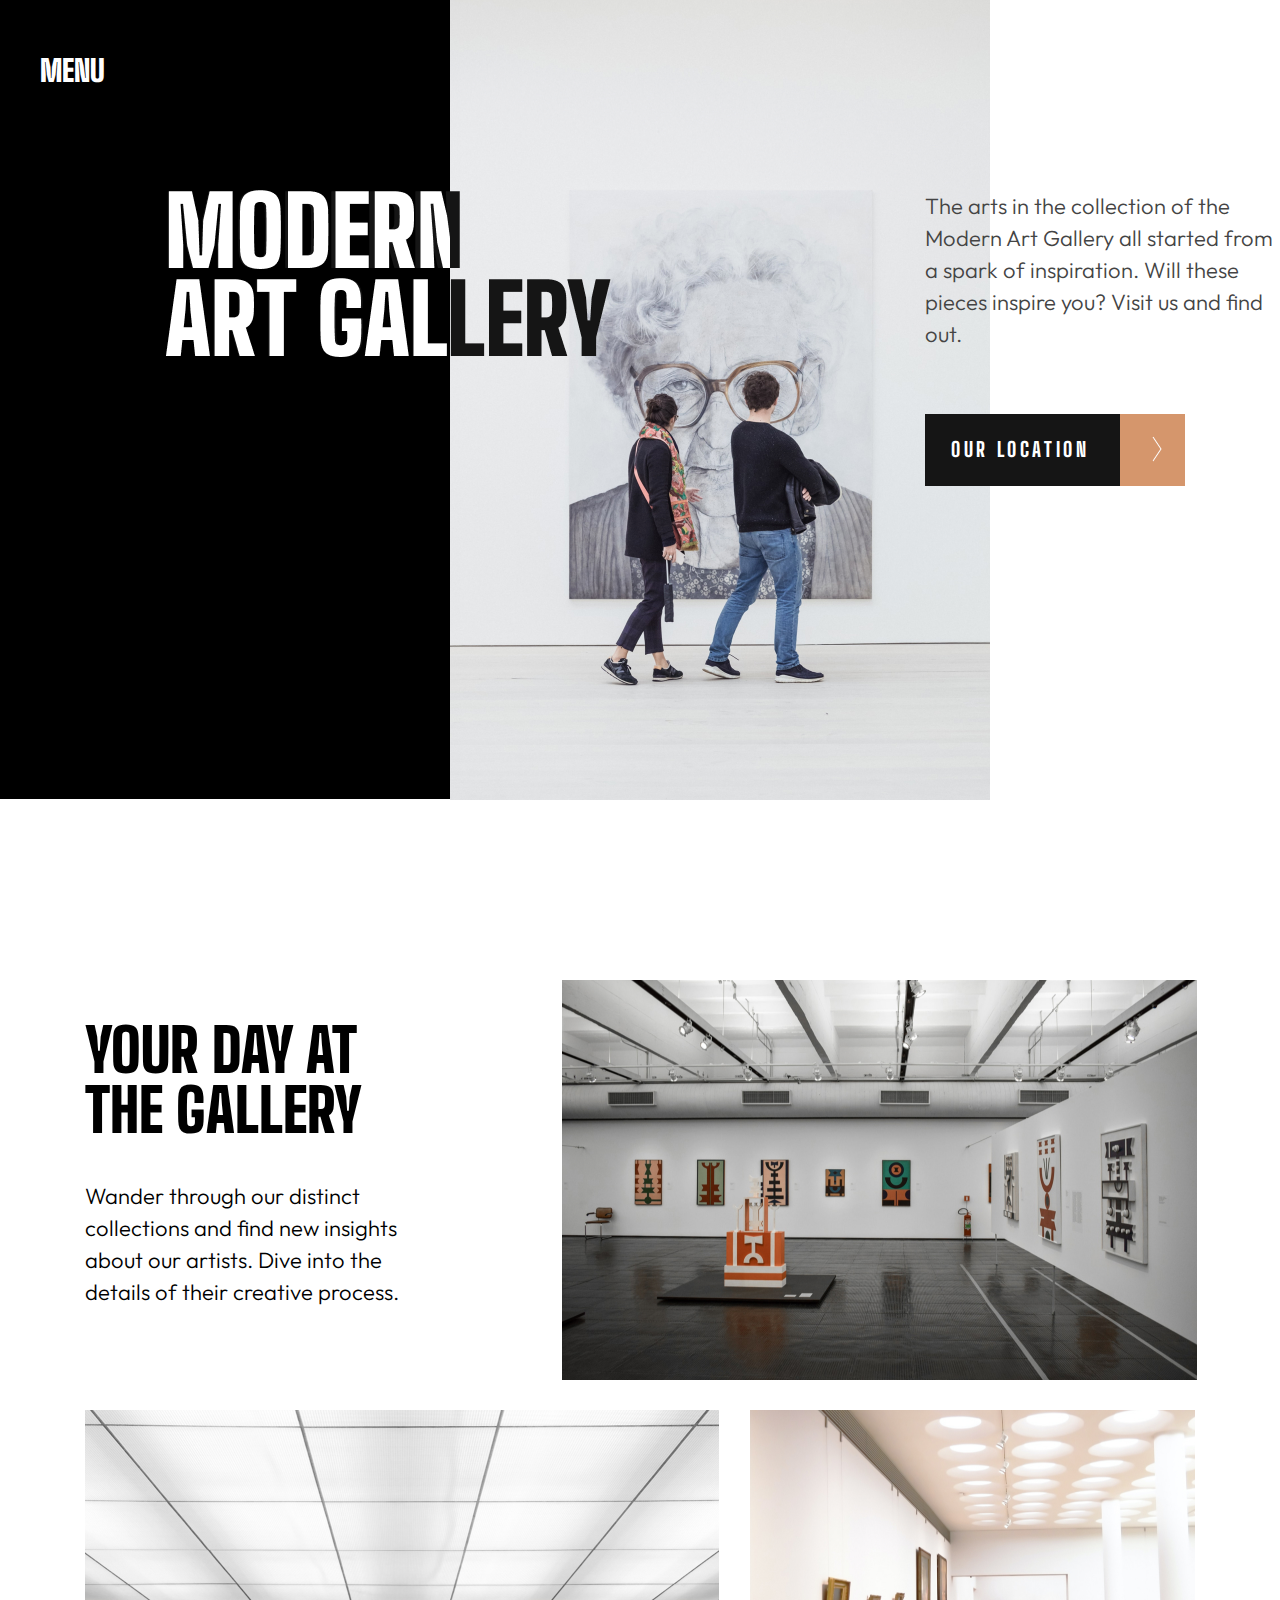
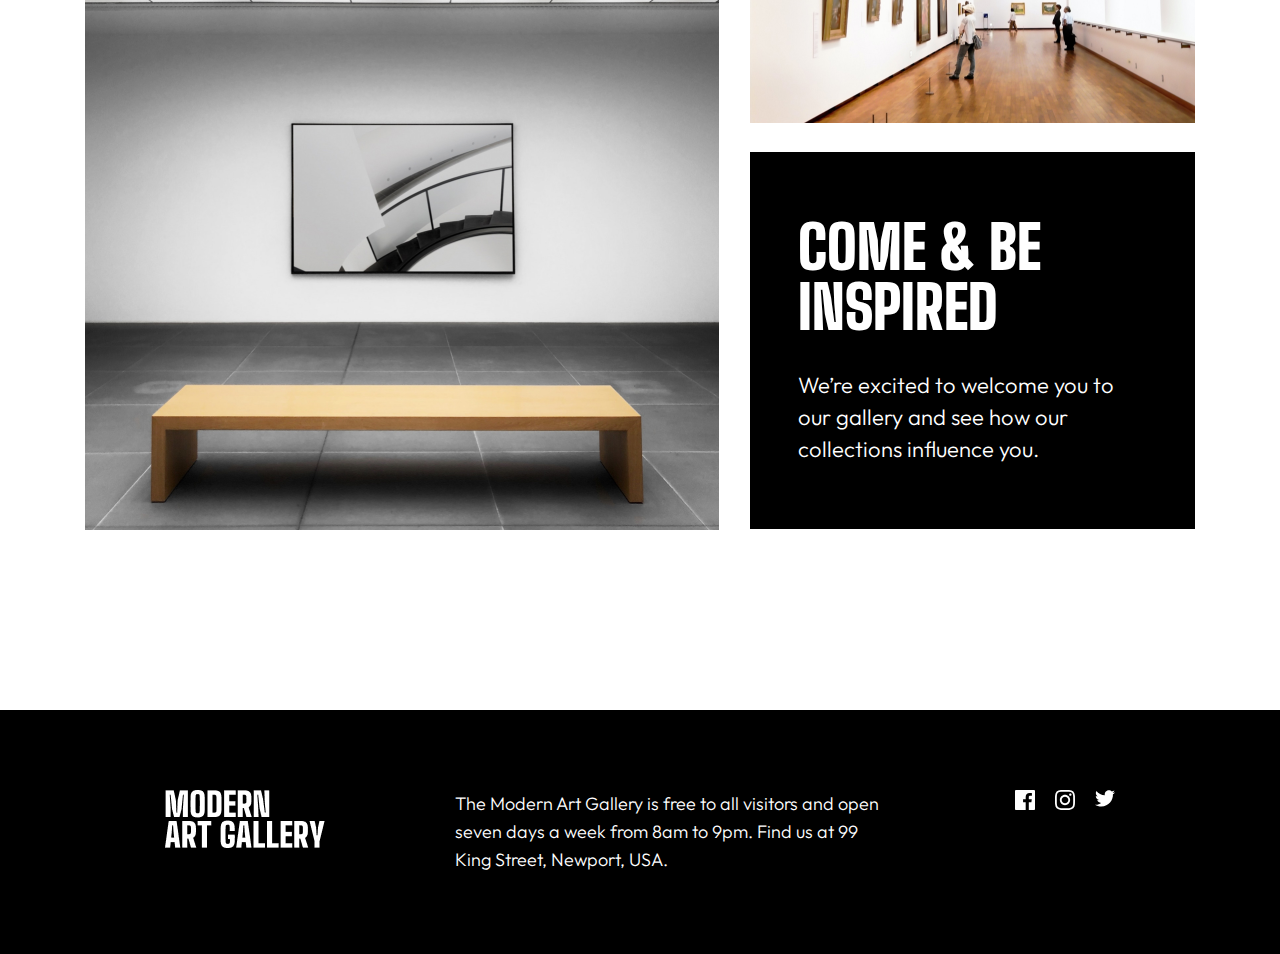
<file: art-gallery/index.html>
<!DOCTYPE html>
<html lang="en">
  <head>
    <meta charset="UTF-8" />
    <meta http-equiv="X-UA-Compatible" content="IE=edge" />
    <meta name="viewport" content="width=device-width, initial-scale=1.0" />
    <link rel="stylesheet" href="style/homepage.css" />
    <link rel="preconnect" href="https://fonts.googleapis.com" />
    <link rel="preconnect" href="https://fonts.gstatic.com" crossorigin />
    <link
      href="https://fonts.googleapis.com/css2?family=Big+Shoulders+Display:wght@300;500;800;900&family=Outfit:wght@300&display=swap"
      rel="stylesheet"
    />
    <link
      rel="stylesheet"
      href="https://cdnjs.cloudflare.com/ajax/libs/font-awesome/5.15.2/css/all.min.css"
    />
    <title>Document</title>
  </head>
  <body>
    <div class="container-top">
      <div class="menu">
        <span class="cross-closing">X</span>
        <a disabled class="menu-title">MENU</a>
        <a href="index.html">HOMEPAGE</a>
        <a href="location.html">LOCATION</a>
        <a href="designsheet.html">DESIGN SHEET</a>
      </div>
      <div>
        <img
          class="modernart-white"
          src="style/modernartwhite.png"
          alt="modern art gallery"
        />
        <img
          class="modernart-black"
          src="style/modernartblack.png"
          alt="modern art gallery"
        />
      </div>
      <div class="black-box">
        <div class="cross-opening">MENU</div>
      </div>
      <div class="header-paragraph">
        <p>
          The arts in the collection of the Modern Art Gallery all started from
          a spark of inspiration. Will these pieces inspire you? Visit us and
          find out.
        </p>
      </div>
      <img
        class="header-img"
        src="style/artgalleryheader.jpg"
        alt="Art Gallery"
      />
      <div class="responsive-menu">MENU</div>
      <button class="btn-home btn-header">
        <div class="btn-content btn-text-right">
          <a class="btn-link" href="location.html">OUR LOCATION</a>
        </div>
        <div class="arrow-right">
          <img src="style/arrowright.png" alt="arrow right" />
        </div>
      </button>
    </div>

    <div class="lower-container">
      <div class="art-grid">
        <div class="mobile-grid2">
          <img class="art-grid2" src="style/art-grid1.jpg" alt="" />
        </div>
        <div class="art-grid1">
          <h1>YOUR DAY AT THE GALLERY</h1>
          <p>
            Wander through our distinct collections and find new insights about
            our artists. Dive into the details of their creative process.
          </p>
        </div>
        <div class="container-grid2">
          <img class="art-grid2" src="style/art-grid1.jpg" alt="" />
        </div>
        <div><img class="art-grid3" src="style/art-grid2.jpg" alt="" /></div>
        <div>
          <img class="art-grid4" src="style/art-grid3.jpg" alt="" />
          <div class="art-grid5">
            <div class="art-grid5-details">
              <h1>COME & BE INSPIRED</h1>
              <p>
                We’re excited to welcome you to our gallery and see how our
                collections influence you.
              </p>
            </div>
          </div>
        </div>
      </div>
    </div>

    <footer>
      <div class="footer-details">
        <div>
          <img
            class="logo-footer"
            src="style/modernartgallerylogo.png"
            alt=""
          />
        </div>
        <div>
          <p>
            The Modern Art Gallery is free to all visitors and open seven days a
            week from 8am to 9pm. Find us at 99 King Street, Newport, USA.
          </p>
        </div>
        <div class="social-media">
          <div><img class="facebook" src="style/facebook.svg" alt="" /></div>
          <div><img class="instagram" src="style/instagram.svg" alt="" /></div>
          <div><img class="twitter" src="style/twitter.svg" alt="" /></div>
        </div>
      </div>
    </footer>
  </body>
  <script src="script.js"></script>
</html>
</file>
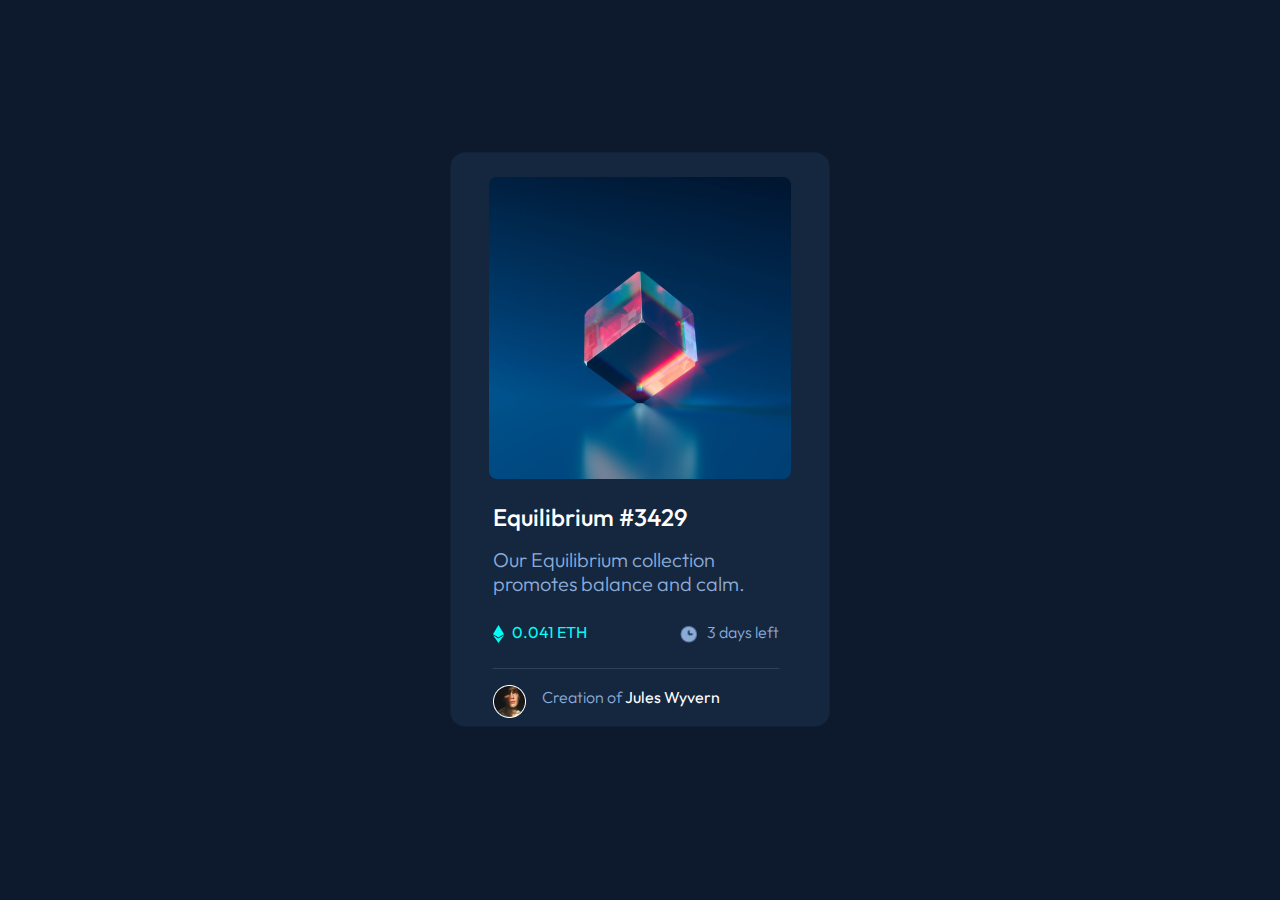
<file: card-component/index.html>
<!DOCTYPE html>
<html lang="en">
  <head>
    <meta charset="UTF-8" />
    <meta http-equiv="X-UA-Compatible" content="IE=edge" />
    <meta name="viewport" content="width=device-width, initial-scale=1.0" />
    <link
      rel="stylesheet"
      href="https://stackpath.bootstrapcdn.com/bootstrap/4.3.1/css/bootstrap.min.css"
      integrity="sha384-ggOyR0iXCbMQv3Xipma34MD+dH/1fQ784/j6cY/iJTQUOhcWr7x9JvoRxT2MZw1T"
      crossorigin="anonymous"
    />
    <link rel="preconnect" href="https://fonts.googleapis.com" />
    <link rel="preconnect" href="https://fonts.gstatic.com" crossorigin />
    <link
      href="https://fonts.googleapis.com/css2?family=Outfit:wght@300;400;700&display=swap"
      rel="stylesheet"
    />
    <link rel="stylesheet" href="style.css" />
    <title>Document</title>
  </head>
  <body class="text-decoration-none">
    <div class="container text-center">
      <div class="row">

        <div class="col-md-4"></div>

        <div class="col-md-4 .col-sm-12 card pt-4">
          <div class="cubes">
            <img class="blue-cube" src="turquoisecube.svg" alt="blue filter">
            <img class="cube" src="cube.png" alt="cube" />
          </div>
          <div class="text-area">
            <div class="h4 text-left mt-4 mb-3 test">
              <a href="#" class="link-color"> Equilibrium #3429</a>
            </div>
            <div class="lightblue-text text-left h5 mb-4">
              Our Equilibrium collection promotes balance and calm.
            </div>
            <div class="row font-16">
              <div class="col-6 d-flex mb-4">
                <div class="mr-2"><img src="losange.png" alt="losange" /></div>
                <div class="brightblue-text">0.041 ETH</div>
              </div>
              <div class="col-6 d-flex justify-content-end">
                <div class="mr-2">
                  <img src="clock.png" alt="clock" style="height: 20px" />
                </div>
                <div class="lightblue-text">3 days left</div>
              </div>
            </div>
            <div class="d-flex font-16 stroke pt-3 mb-2">
              <div class="mr-3"><img src="oval.png" alt="icone" /></div>
              <div>
                <span class="lightblue-text">Creation of </span
                ><a href="#"><span class="link-color">Jules Wyvern</a></span>
              </div>
            </div>
          </div>
        </div>

        <div class="col-md-4"></div>
        
      </div>
    </div>
  </body>
</html>
</file>
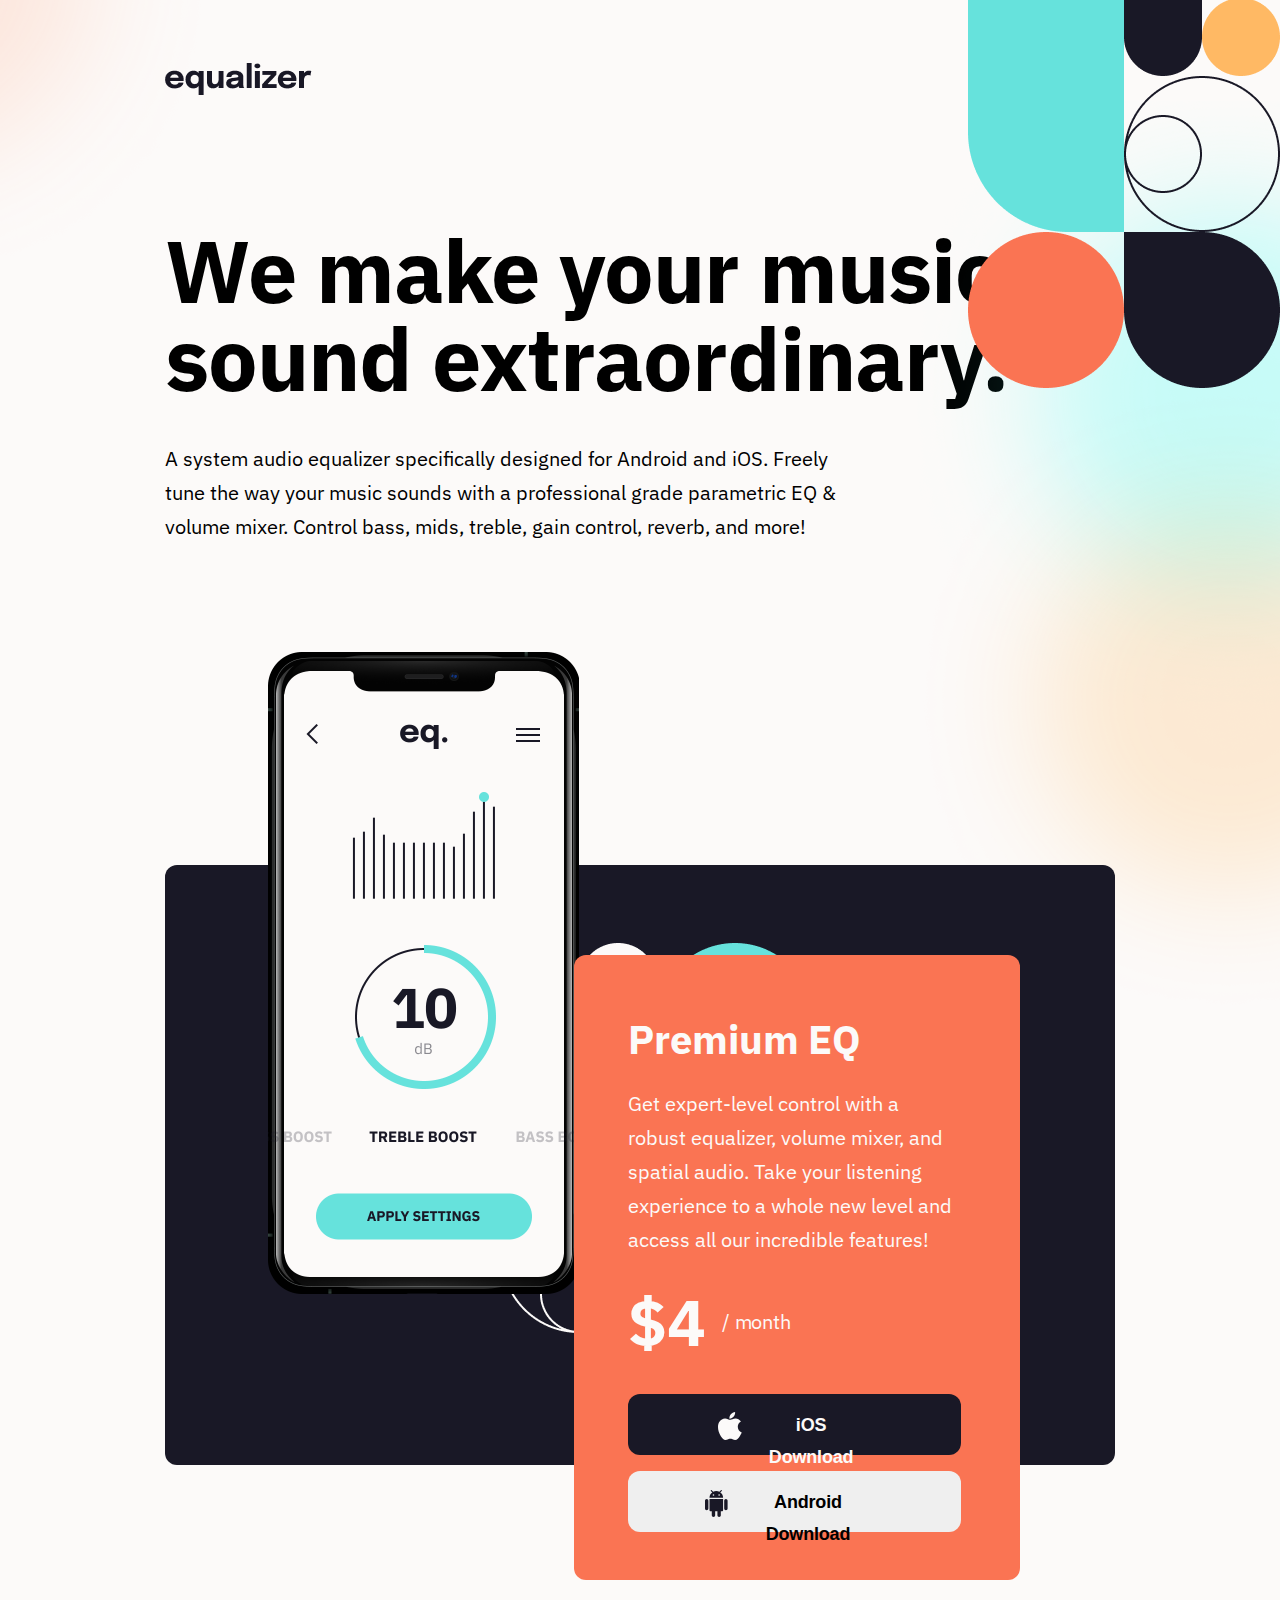
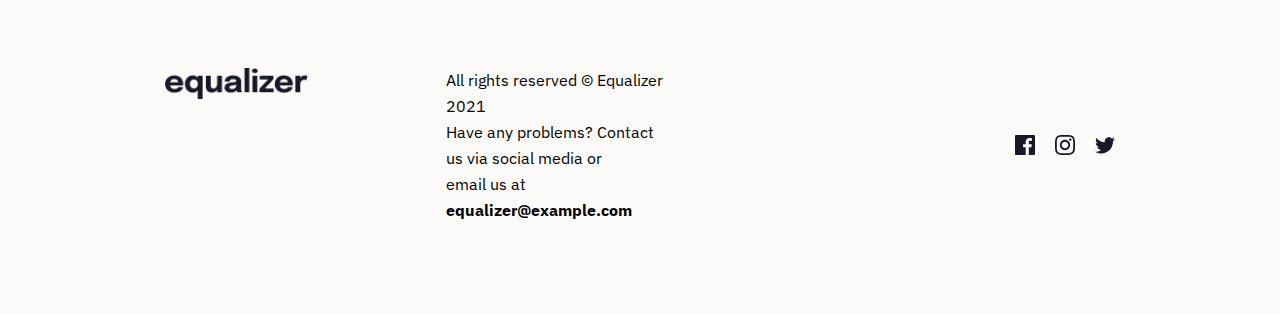
<file: equalizer-landing-page/index.html>
<!DOCTYPE html>
<html lang="en">
  <head>
    <meta charset="UTF-8" />
    <meta http-equiv="X-UA-Compatible" content="IE=edge" />
    <meta name="viewport" content="width=device-width, initial-scale=1.0" />
    <link rel="stylesheet" href="css/style.css" />
    <link rel="preconnect" href="https://fonts.googleapis.com" />
    <link rel="preconnect" href="https://fonts.gstatic.com" crossorigin />
    <link
      href="https://fonts.googleapis.com/css2?family=IBM+Plex+Sans:wght@400;700&display=swap"
      rel="stylesheet"
    />
    <title>Document</title>
  </head>
  <body>
    <div class="container-page">
      <img
        class="orange-shape"
        src="css/images/orange-transparent.png"
        alt="orange transparent shape"
      />
      <img
        class="group-shapes-top"
        src="css/images/group-shapes-top.png"
        alt="group of colorful shapes"
      />
      <img
        class="blue-shape"
        src="css/images/blue-transparent.png"
        alt="blue transparent shape"
      />
      <img
        class="yellow-shape"
        src="css/images/yellow-transparent.png"
        alt="yellow transparent shape"
      />

      <div class="header">
        <img src="css/images/equalizer-logo.png" alt="equalizer logo" />
        <h1>We make your music sound extraordinary.</h1>
        <p>
          A system audio equalizer specifically designed for Android and iOS.
          Freely tune the way your music sounds with a professional grade
          parametric EQ & volume mixer. Control bass, mids, treble, gain
          control, reverb, and more!
        </p>
      </div>

      <div class="container-second">
        <img class="phone-image" src="css/images/phone.png" alt="phone" />
        <img
          class="group-shapes-main"
          src="css/images/group-shapes-bottom.png"
          alt="group of shapes"
        />
        <div class="orange-container">
          <div class="offer-details">
            <h2>Premium EQ</h2>
            <p class="description">
              Get expert-level control with a robust equalizer, volume mixer,
              and spatial audio. Take your listening experience to a whole new
              level and access all our incredible features!
            </p>
            <div class="price-container">
              <p class="price">$4</p>
              <p class="month">/ month</p>
            </div>
            <button class="button-black">
              <img
                class="apple-logo"
                src="css/images/apple-logo.svg"
                alt="Apple logo"
              />
              <div>iOS Download</div>
            </button>
            <button class="button-white">
              <img
                class="android-logo"
                src="css/images/android-logo.svg"
                alt=""
              />
              <div>Android Download</div>
            </button>
          </div>
        </div>
      </div>

      <div class="footer">
        <img
          class="equalizer-logo"
          src="css/images/equalizer-logo.png"
          alt="equalizer logo"
        />
        <div>
          <p>All rights reserved © Equalizer 2021</p>
          <p>Have any problems? Contact us via social media or</p>
          <p>email us at <span class="email">equalizer@example.com</span></p>
        </div>
        <div class="social-media">
          <img
            class="facebook-logo"
            src="css/images/facebook-logo.svg"
            alt="Facebook logo"
          />
          <img
            class="instagram-logo"
            src="css/images/instagram-logo.svg"
            alt="Instagram logo"
          />
          <img
            class="twitter-logo"
            src="css/images/twitter-logo.svg"
            alt="Twitter logo"
          />
        </div>
      </div>
    </div>
  </body>
</html>
</file>
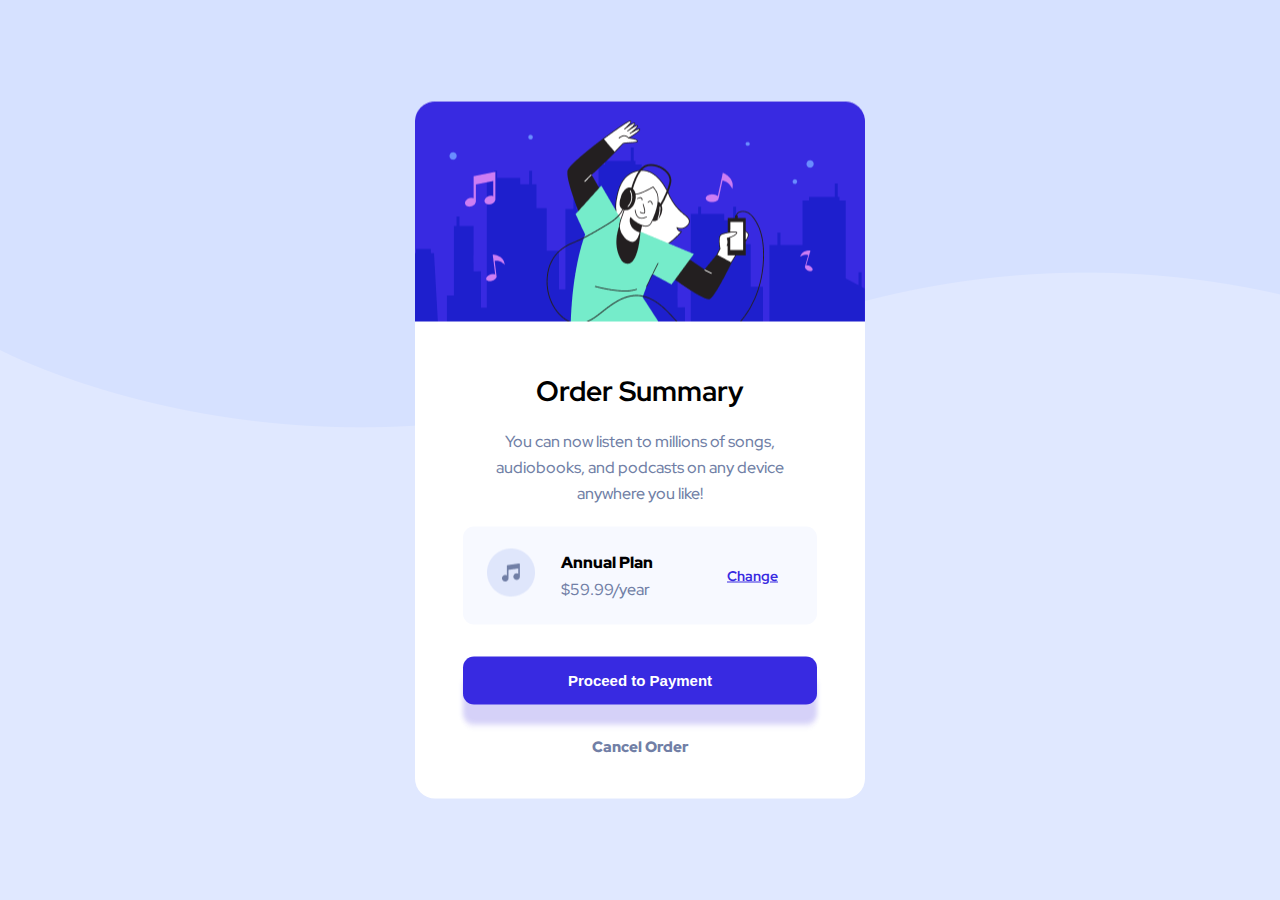
<file: order-summary/index.html>
<!DOCTYPE html>
<html lang="en">
  <head>
    <meta charset="UTF-8" />
    <meta http-equiv="X-UA-Compatible" content="IE=edge" />
    <meta name="viewport" content="width=device-width, initial-scale=1.0" />
    <link rel="preconnect" href="https://fonts.googleapis.com" />
    <link rel="preconnect" href="https://fonts.gstatic.com" crossorigin />
    <link
      href="https://fonts.googleapis.com/css2?family=Red+Hat+Display:wght@500;700;900&display=swap"
      rel="stylesheet"
    />
    <link rel="stylesheet" href="style.css" />
    <title>Document</title>
  </head>
  <body>
    <img src="topbanner.png" alt="darker wave" />
    <div class="container">
      <div class="header">
        <img class="music-header" src="musicheader.png" alt="Music header" />
        <h1>Order Summary</h1>
        <h2>
          You can now listen to millions of songs, audiobooks, and podcasts on
          any device anywhere you like!
        </h2>
        <div class="plan-background">
          <div class="note"><img src="note.png" alt="Musical note icon" /></div>
          <div class="details">
            <p class="annual-plan">Annual Plan</p>
            <p class="cost">$59.99/year</p>
          </div>
          <a href="#" class="change">Change</a>
        </div>
        <button>Proceed to Payment</button>
        <p class="cancel">Cancel Order</p>
      </div>
    </div>
  </body>
</html>
</file>
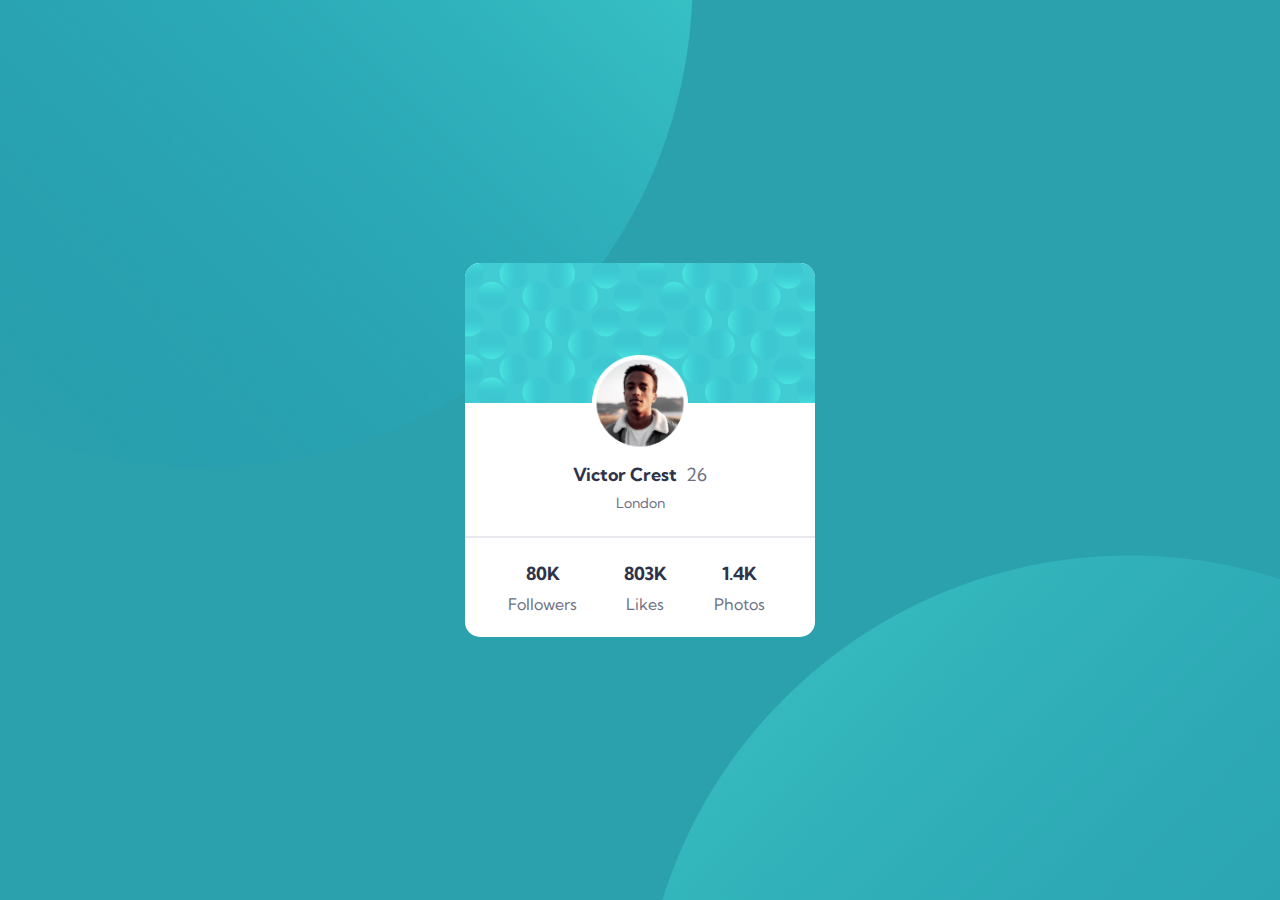
<file: profile-card/index.html>
<!DOCTYPE html>
<html lang="en">
  <head>
    <meta charset="UTF-8" />
    <meta http-equiv="X-UA-Compatible" content="IE=edge" />
    <meta name="viewport" content="width=device-width, initial-scale=1.0" />
    <link rel="preconnect" href="https://fonts.googleapis.com" />
    <link rel="preconnect" href="https://fonts.gstatic.com" crossorigin />
    <link
      href="https://fonts.googleapis.com/css2?family=Kumbh+Sans:wght@400;700&display=swap"
      rel="stylesheet"
    />
    <link rel="stylesheet" href="style.css" />
    <title>Document</title>
  </head>
  <body>
    <img class="oval-top" src="ovaltop.png" alt="oval top" />
    <img class="oval-bottom" src="ovalbottom.png" alt="oval bottom" />

    <div class="card">
      <img
        class="top-background"
        src="backgroundtop.png"
        alt="blue background"
      />
      <img class="icon-face" src="icon.png" alt="Face icon" />
      <div class="header">
        <h1>
          <span class="name">Victor Crest</span><span class="age">26</span>
        </h1>
        <h2>London</h2>
        <div class="divider"></div>
        <div class="numbers">
          <div>
            <div class="number">80K</div>
            <div class="label">Followers</div>
          </div>
          <div>
            <div class="number">803K</div>
            <div class="label">Likes</div>
          </div>
          <div>
            <div class="number">1.4K</div>
            <div class="label">Photos</div>
          </div>
        </div>
      </div>
    </div>
  </body>
</html>
</file>
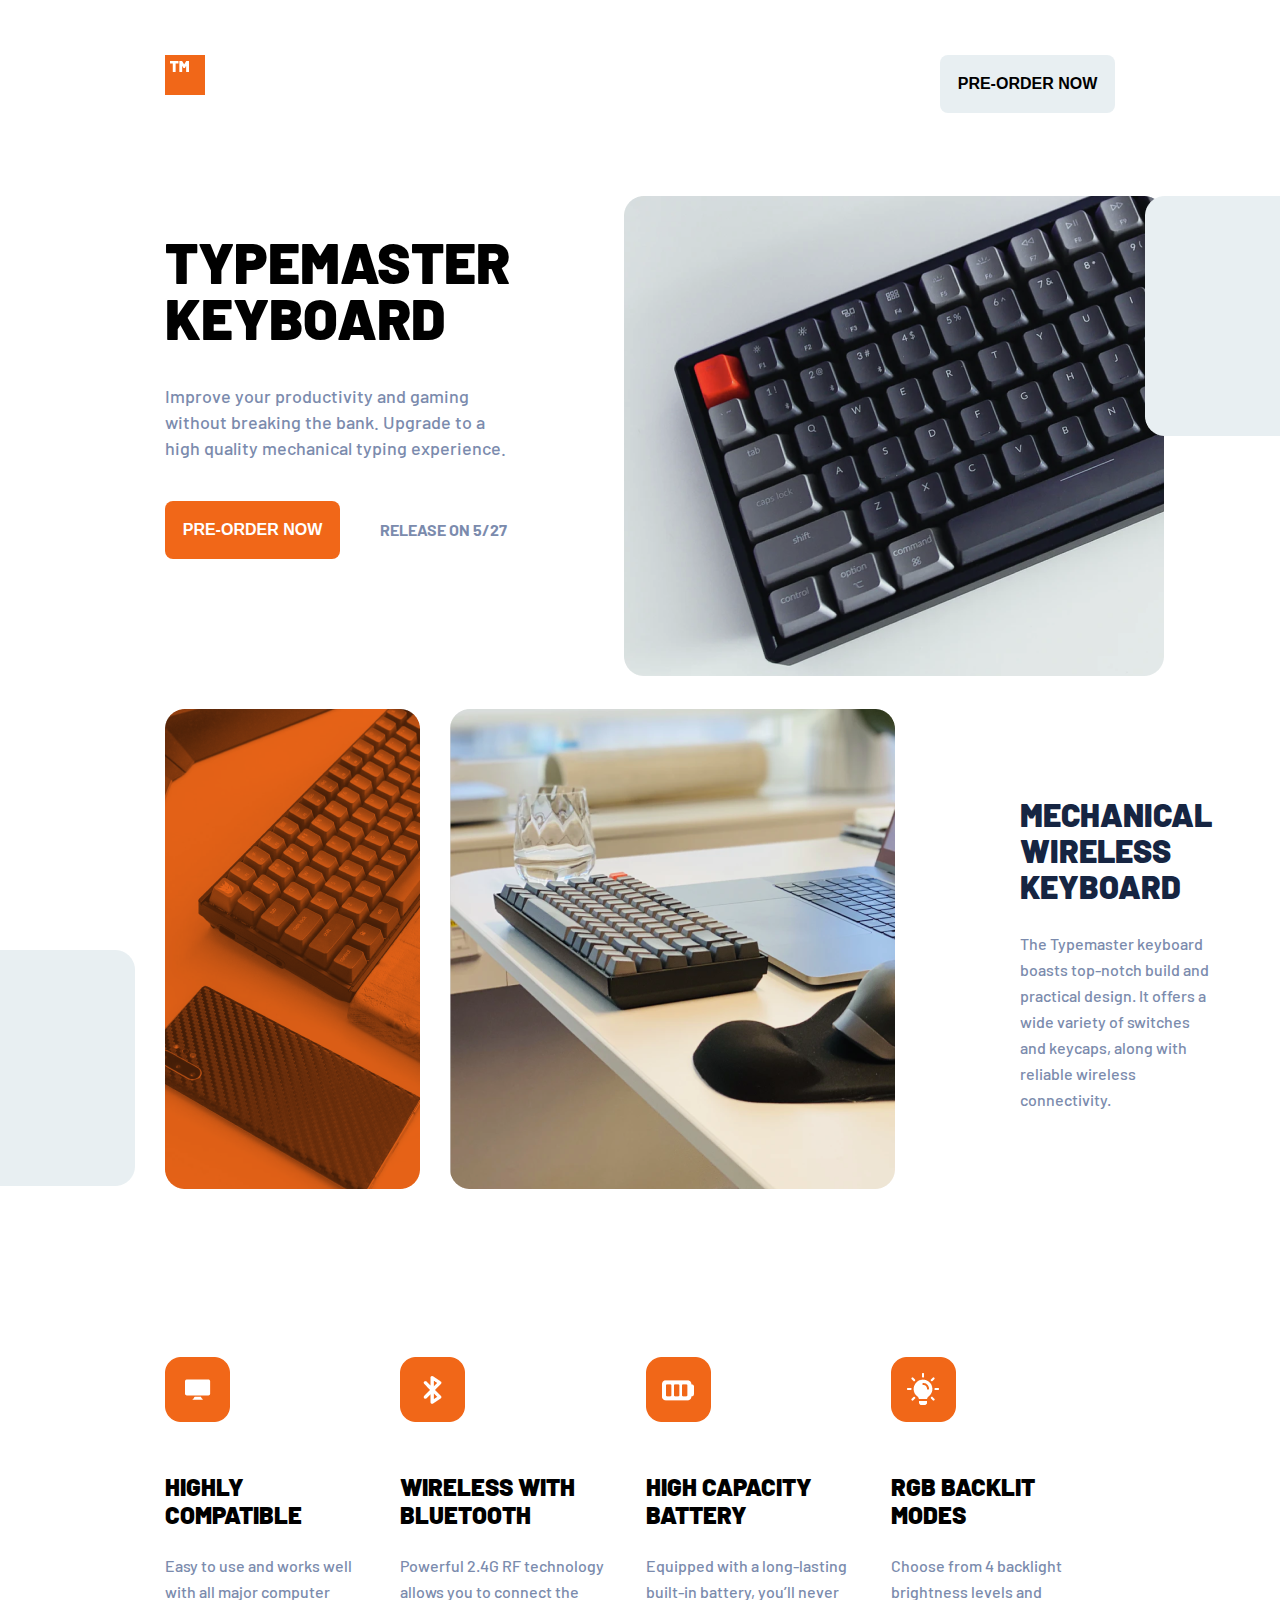
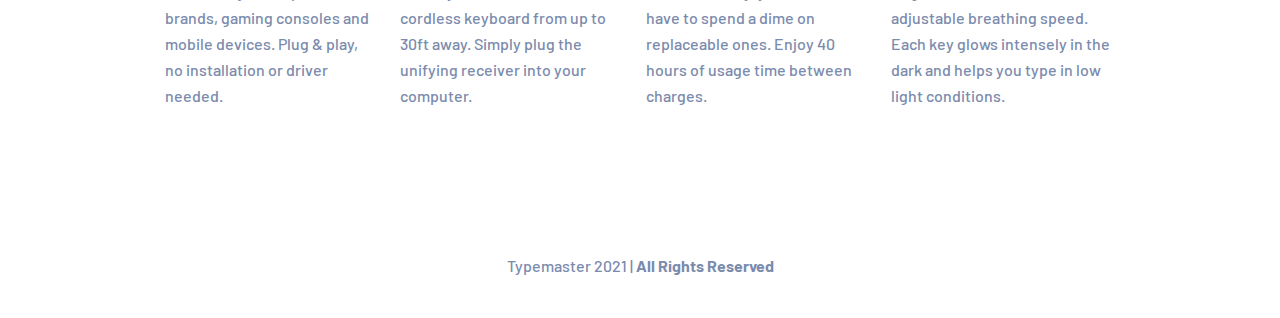
<file: typemaster/index.html>
<!DOCTYPE html>
<html lang="en">
  <head>
    <meta charset="UTF-8" />
    <meta http-equiv="X-UA-Compatible" content="IE=edge" />
    <meta name="viewport" content="width=device-width, initial-scale=1.0" />
    <link rel="preconnect" href="https://fonts.googleapis.com" />
    <link rel="preconnect" href="https://fonts.gstatic.com" crossorigin />
    <link
      href="https://fonts.googleapis.com/css2?family=Barlow:wght@500;700;900&display=swap"
      rel="stylesheet"
    />
    <link rel="stylesheet" href="css/style.css" />
    <title>Document</title>
  </head>
  <body>
    <img
      class="grey-shape-right"
      src="css/images/grey-square-right.png"
      alt="grey shape right"
    />
    <img
      class="grey-shape-left"
      src="css/images/grey-square-left.png"
      alt="grey shape left"
    />
    <div class="page-container">
      <img class="tm-logo" src="css/images/tm-logo.svg" alt="TM logo" />
      <button class="pre-order-button grey-button">PRE-ORDER NOW</button>

      <div class="header-first">
        <div class="typemaster-keyboard-description">
          <h1>TYPEMASTER KEYBOARD</h1>
          <p class="header-first-p">
            Improve your productivity and gaming without breaking the bank.
            Upgrade to a high quality mechanical typing experience.
          </p>
          <div class="pre-order-description">
            <button class="pre-order-button orange-button">
              PRE-ORDER NOW
            </button>
            <p class="pre-order-description-p">RELEASE ON 5/27</p>
          </div>
        </div>
        <div>
          <img
            class="keyboard1"
            src="css/images/keyboard1.png"
            alt="Keyboard"
          />
        </div>
      </div>

      <div class="header-second">
        <img
          class="orange-computer"
          src="css/images/orange-computer.png"
          alt="Computer"
        />
        <img class="keyboard2" src="css/images/keyboard2.png" alt="Keyboard" />
        <div class="keyboard-box">
          <h2>MECHANICAL WIRELESS KEYBOARD</h2>
          <p class="paragraph-style">
            The Typemaster keyboard boasts top-notch build and practical design.
            It offers a wide variety of switches and keycaps, along with
            reliable wireless connectivity.
          </p>
        </div>
      </div>

      <div class="section-third">
        <div class="section-paragraph">
          <img src="css/images/computer-logo.png" alt="computer logo" />
          <h3>HIGHLY COMPATIBLE</h3>
          <p class="paragraph-style">
            Easy to use and works well with all major computer brands, gaming
            consoles and mobile devices. Plug & play, no installation or driver
            needed.
          </p>
        </div>

        <div class="section-paragraph">
          <img src="css/images/bluetooth-logo.png" alt="Bluetooth logo" />
          <h3>WIRELESS WITH BLUETOOTH</h3>
          <p class="paragraph-style">
            Powerful 2.4G RF technology allows you to connect the cordless
            keyboard from up to 30ft away. Simply plug the unifying receiver
            into your computer.
          </p>
        </div>

        <div class="section-paragraph">
          <img src="css/images/charger-logo.png" alt="Bluetooth logo" />
          <h3>HIGH CAPACITY BATTERY</h3>
          <p class="paragraph-style">
            Equipped with a long-lasting built-in battery, you’ll never have to
            spend a dime on replaceable ones. Enjoy 40 hours of usage time
            between charges.
          </p>
        </div>

        <div>
          <img src="css/images/bulb-logo.png" alt="Bulb logo" />
          <h3>RGB BACKLIT MODES</h3>
          <p class="paragraph-style">
            Choose from 4 backlight brightness levels and adjustable breathing
            speed. Each key glows intensely in the dark and helps you type in
            low light conditions.
          </p>
        </div>
      </div>

      <footer>Typemaster 2021 | <span>All Rights Reserved</span></footer>
    </div>
  </body>
</html>
</file>
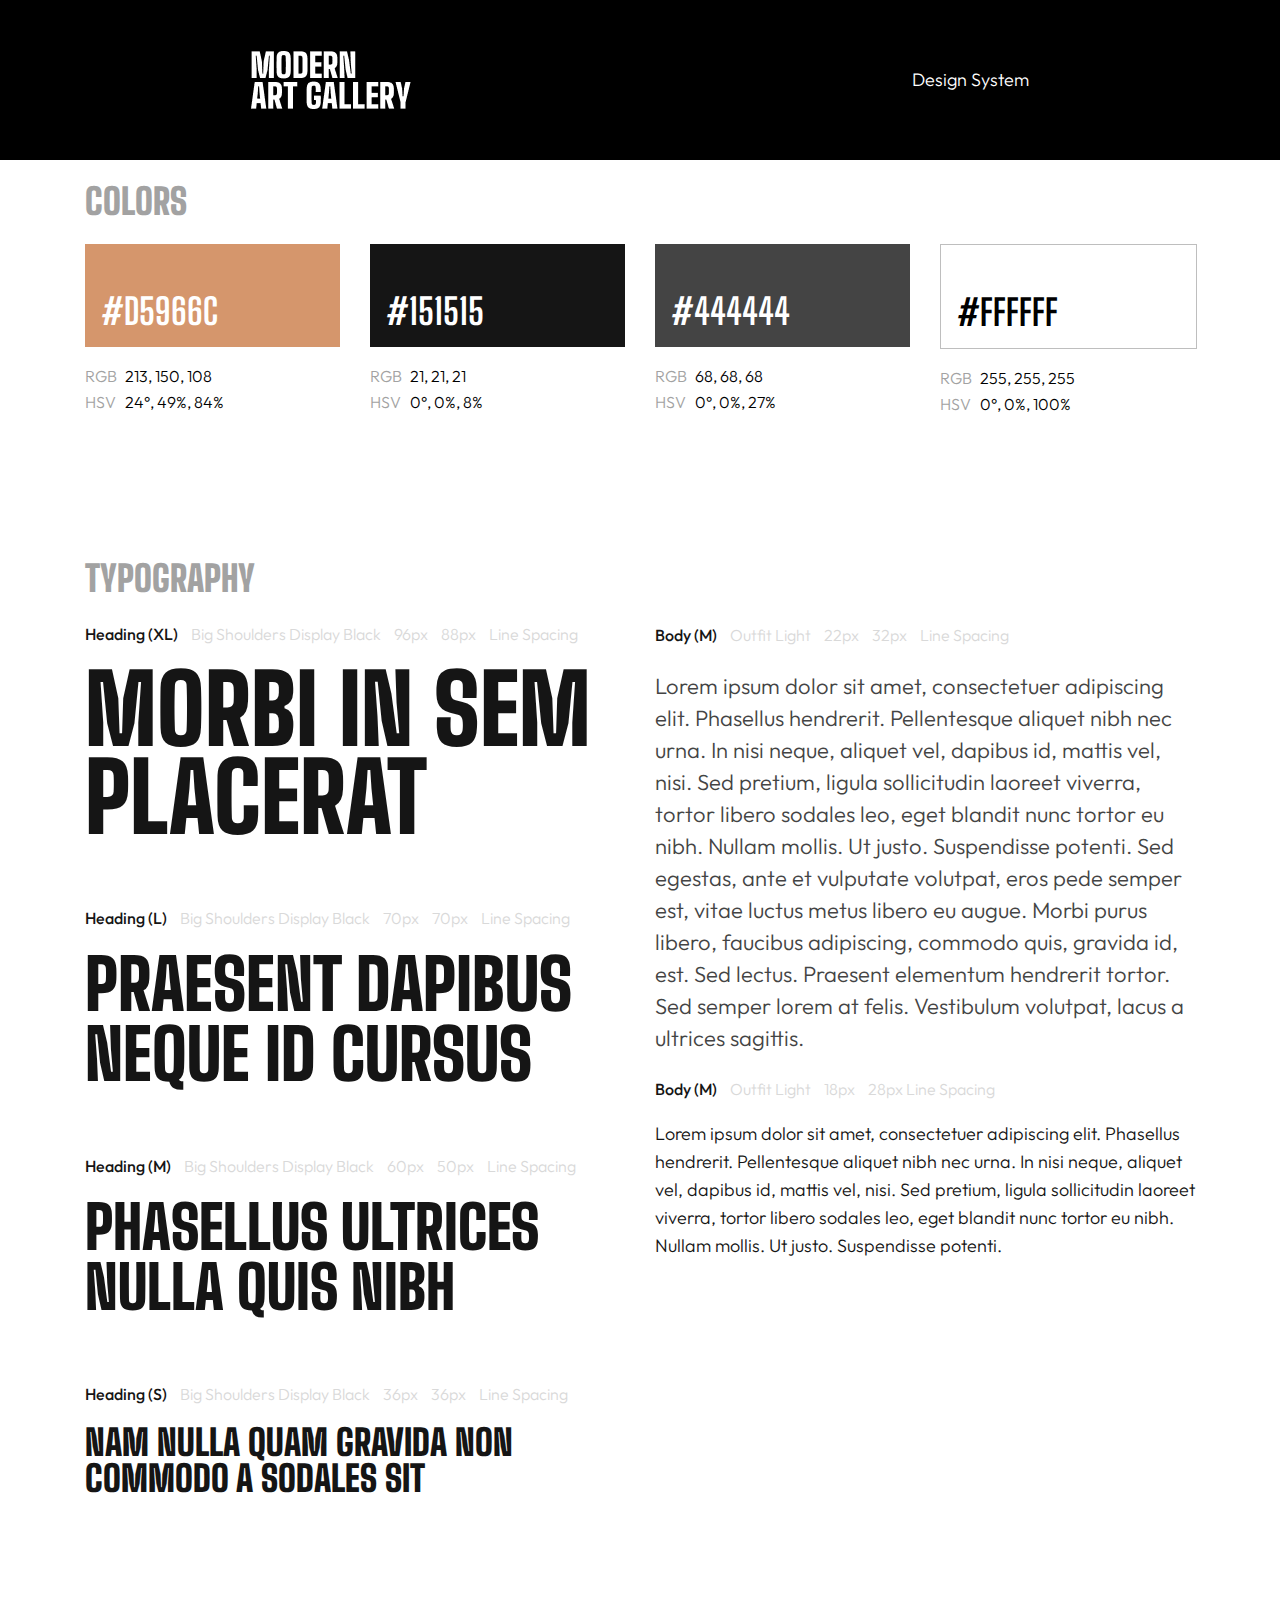
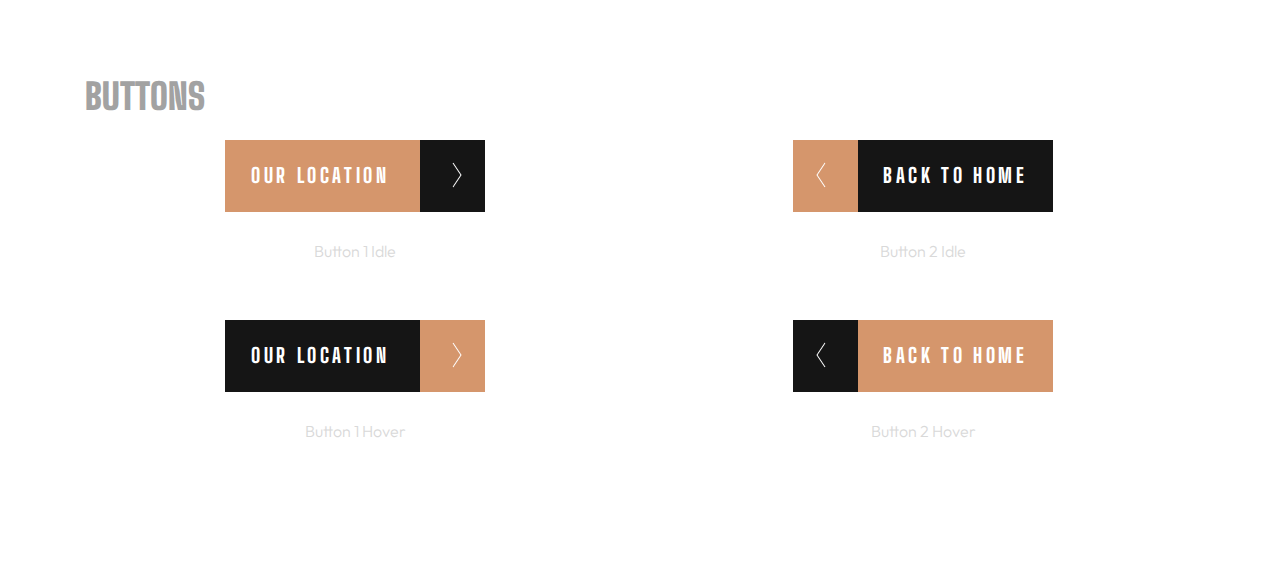
<file: art-gallery/designsheet.html>
<!DOCTYPE html>
<html lang="en">
  <head>
    <meta charset="UTF-8" />
    <meta http-equiv="X-UA-Compatible" content="IE=edge" />
    <meta name="viewport" content="width=device-width, initial-scale=1.0" />
    <link rel="stylesheet" href="style/style.css" />
    <link rel="preconnect" href="https://fonts.googleapis.com" />
    <link rel="preconnect" href="https://fonts.gstatic.com" crossorigin />
    <link
      href="https://fonts.googleapis.com/css2?family=Big+Shoulders+Display:wght@300;500;800;900&family=Outfit:wght@300&display=swap"
      rel="stylesheet"
    />
    <title>Document</title>
  </head>
  <body>
    <div class="top-bar">
      <div class="logo">
        <img src="style/modernartgallerylogo.png" alt="" />
      </div>
      <div class="design-system">Design System</div>
    </div>

    <div class="page-container">
      <div class="header">
        <h1>COLORS</h1>

        <div class="color-cards">
          <div>
            <div class="color-card gold-card">
              <h2>#D5966C</h2>
            </div>
            <div class="color-codes">
              <div class="color-details code-label">
                <div>RGB</div>
                <div>HSV</div>
              </div>
              <div class="color-details">
                <div>213, 150, 108</div>
                <div>24°, 49%, 84%</div>
              </div>
            </div>
          </div>

          <div>
            <div class="color-card black-card">
              <h2>#151515</h2>
            </div>
            <div class="color-codes">
              <div class="color-details code-label">
                <div>RGB</div>
                <div>HSV</div>
              </div>
              <div class="color-details">
                <div>21, 21, 21</div>
                <div>0°, 0%, 8%</div>
              </div>
            </div>
          </div>

          <div>
            <div class="color-card grey-card">
              <h2>#444444</h2>
            </div>
            <div class="color-codes">
              <div class="color-details code-label">
                <div>RGB</div>
                <div>HSV</div>
              </div>
              <div class="color-details">
                <div>68, 68, 68</div>
                <div>0°, 0%, 27%</div>
              </div>
            </div>
          </div>

          <div>
            <div class="color-card white-card">
              <h2>#FFFFFF</h2>
            </div>
            <div class="color-codes">
              <div class="color-details code-label">
                <div>RGB</div>
                <div>HSV</div>
              </div>
              <div class="color-details">
                <div>255, 255, 255</div>
                <div>0°, 0%, 100%</div>
              </div>
            </div>
          </div>
        </div>
      </div>

      <div class="section-main">
        <div class="typography">
          <div>
            <h1>TYPOGRAPHY</h1>

            <div class="typo-details" style="display: flex; column-gap: 13px">
              <div class="font">Heading (XL)</div>
              <div class="font-details">Big Shoulders Display Black</div>
              <div class="font-details">96px</div>
              <div class="font-details">88px</div>
              <div class="font-details">Line Spacing</div>
            </div>
            <p class="heading-one">Morbi in sem placerat</p>
            <div>
              <div class="typo-details" style="display: flex; column-gap: 13px">
                <div class="font">Heading (L)</div>
                <div class="font-details">Big Shoulders Display Black</div>
                <div class="font-details">70px</div>
                <div class="font-details">70px</div>
                <div class="font-details">Line Spacing</div>
              </div>
              <p class="heading-two">Praesent dapibus neque id cursus</p>

              <div class="typo-details" style="display: flex; column-gap: 13px">
                <div class="font">Heading (M)</div>
                <div class="font-details">Big Shoulders Display Black</div>
                <div class="font-details">60px</div>
                <div class="font-details">50px</div>
                <div class="font-details">Line Spacing</div>
              </div>
              <p class="heading-three">Phasellus ultrices nulla quis nibh</p>

              <div class="typo-details" style="display: flex; column-gap: 13px">
                <div class="font">Heading (S)</div>
                <div class="font-details">Big Shoulders Display Black</div>
                <div class="font-details">36px</div>
                <div class="font-details">36px</div>
                <div class="font-details">Line Spacing</div>
              </div>
              <p class="heading-four">
                Nam nulla quam gravida non commodo a sodales sit
              </p>
            </div>
          </div>

          <div style="padding-top: 85px">
            <div class="typo-details" style="display: flex; column-gap: 13px">
              <div class="font">Body (M)</div>
              <div class="font-details">Outfit Light</div>
              <div class="font-details">22px</div>
              <div class="font-details">32px</div>
              <div class="font-details">Line Spacing</div>
            </div>

            <p class="paragraph-first">
              Lorem ipsum dolor sit amet, consectetuer adipiscing elit.
              Phasellus hendrerit. Pellentesque aliquet nibh nec urna. In nisi
              neque, aliquet vel, dapibus id, mattis vel, nisi. Sed pretium,
              ligula sollicitudin laoreet viverra, tortor libero sodales leo,
              eget blandit nunc tortor eu nibh. Nullam mollis. Ut justo.
              Suspendisse potenti. Sed egestas, ante et vulputate volutpat, eros
              pede semper est, vitae luctus metus libero eu augue. Morbi purus
              libero, faucibus adipiscing, commodo quis, gravida id, est. Sed
              lectus. Praesent elementum hendrerit tortor. Sed semper lorem at
              felis. Vestibulum volutpat, lacus a ultrices sagittis.
            </p>

            <div class="typo-details" style="display: flex; column-gap: 13px">
              <div class="font">Body (M)</div>
              <div class="font-details">Outfit Light</div>
              <div class="font-details">18px</div>
              <div class="font-details">28px Line Spacing</div>
            </div>

            <p class="paragraph-second">
              Lorem ipsum dolor sit amet, consectetuer adipiscing elit.
              Phasellus hendrerit. Pellentesque aliquet nibh nec urna. In nisi
              neque, aliquet vel, dapibus id, mattis vel, nisi. Sed pretium,
              ligula sollicitudin laoreet viverra, tortor libero sodales leo,
              eget blandit nunc tortor eu nibh. Nullam mollis. Ut justo.
              Suspendisse potenti.
            </p>
          </div>
        </div>
      </div>

      <div class="section-buttons">
        <h1>BUTTONS</h1>
        <div class="buttons-grid">
          <div>
            <button class="btn btn-type1">
              <div class="btn-text btn-text-right">OUR LOCATION</div>
              <div class="arrow-right">
                <img src="style/arrowright.png" alt="arrow right" />
              </div>
            </button>
            <div class="button-details">Button 1 Idle</div>
          </div>

          <div>
            <button class="btn btn-type2">
              <div class="btn-text btn-text-left">BACK TO HOME</div>
              <div class="arrow-left">
                <img src="style/arrowleft.png" alt="arrow left" />
              </div>
            </button>
            <div class="button-details">Button 2 Idle</div>
          </div>

          <div>
            <button class="btn btn-type3">
              <div class="btn-text btn-text-right">OUR LOCATION</div>
              <div class="arrow-right">
                <img src="style/arrowright.png" alt="arrow right" />
              </div>
            </button>
            <div class="button-details">Button 1 Hover</div>
          </div>

          <div>
            <button class="btn btn-type4">
              <div class="btn-text btn-text-left">BACK TO HOME</div>
              <div class="arrow-left">
                <img src="style/arrowleft.png" alt="arrow left" />
              </div>
            </button>
            <div class="button-details">Button 2 Hover</div>
          </div>
        </div>
      </div>
    </div>
  </body>
</html>
</file>
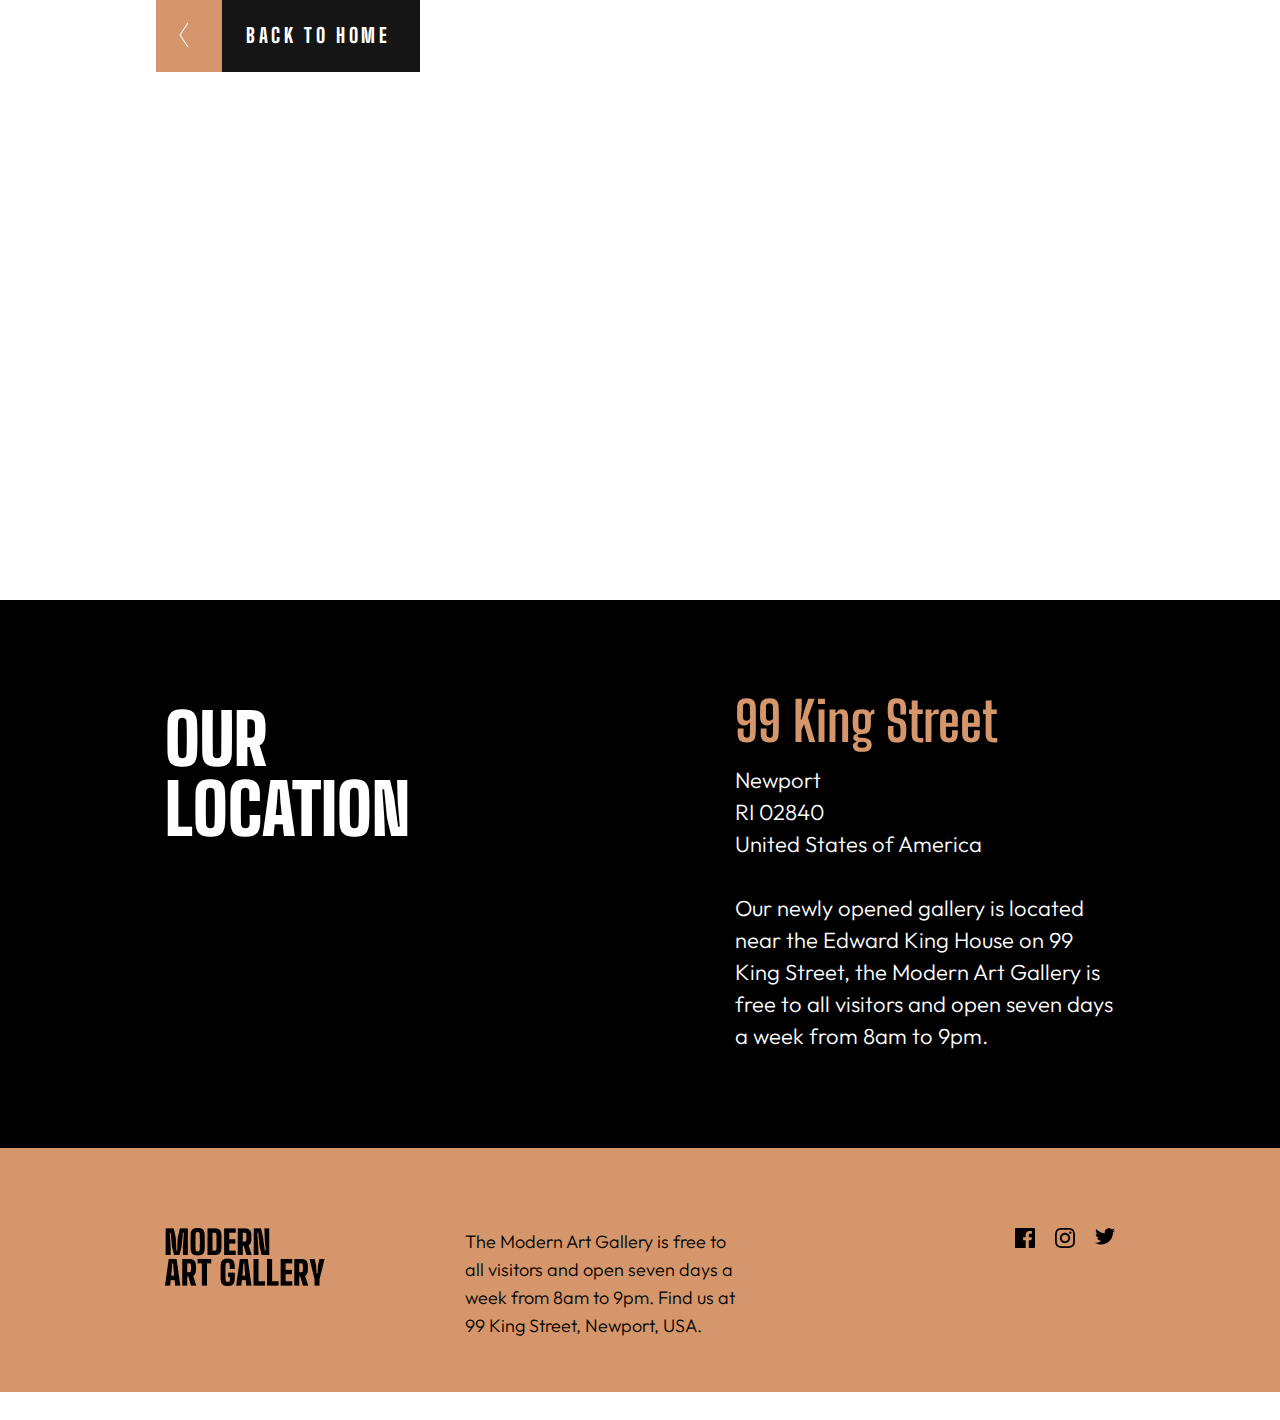
<file: art-gallery/location.html>
<!DOCTYPE html>
<html lang="en">
  <head>
    <meta charset="UTF-8" />
    <meta http-equiv="X-UA-Compatible" content="IE=edge" />
    <meta name="viewport" content="width=device-width, initial-scale=1.0" />
    <link rel="stylesheet" href="style/location.css" />
    <link rel="preconnect" href="https://fonts.googleapis.com" />
    <link rel="preconnect" href="https://fonts.gstatic.com" crossorigin />
    <link
      href="https://fonts.googleapis.com/css2?family=Big+Shoulders+Display:wght@300;500;800;900&family=Outfit:wght@300&display=swap"
      rel="stylesheet"
    />
    <title>Document</title>
  </head>
  <body>
    <button class="btn btn-type2">
      <div class="btn-text btn-text-left">
        <a class="btn-link" href="index.html">BACK TO HOME</a>
      </div>
      <div class="arrow-left">
        <img src="style/arrowleft.png" alt="arrow left" />
      </div>
    </button>

    <div class="mapouter">
      <div class="gmap_canvas">
        <iframe
          width="100%"
          height="600"
          id="gmap_canvas"
          src="https://maps.google.com/maps?q=newport art museum&t=&z=10&ie=UTF8&iwloc=&output=embed"
          frameborder="0"
          scrolling="no"
          marginheight="0"
          marginwidth="0"
        ></iframe
        ><a href="https://2yu.co">2yu</a><br /><style>
          .mapouter {
            position: relative;
            text-align: right;
            height: 600px;
            width: 100%;
          }</style
        ><a href="https://embedgooglemap.2yu.co">html embed google map</a
        ><style>
          .gmap_canvas {
            overflow: hidden;
            background: none !important;
            height: 600px;
            width: 100%;
          }
        </style>
      </div>
    </div>
    <div class="container-top">
      <div class="header-top">
        <div class="content-header-top">
          <div>
            <h1>OUR LOCATION</h1>
          </div>
          <div class="address-information">
            <div class="address">
              <h2>99 King Street</h2>
            </div>
            <div class="address-details">
              <div>Newport</div>
              <div>RI 02840</div>
              <div>United States of America</div>
            </div>
            <div class="address-description">
              Our newly opened gallery is located near the Edward King House on
              99 King Street, the Modern Art Gallery is free to all visitors and
              open seven days a week from 8am to 9pm.
            </div>
          </div>
        </div>
      </div>
    </div>

    <div class="footer">
      <div class="footer-content">
        <div class="logo-modern">
          <img src="style/modernartgallerylogo.png" alt="" />
        </div>
        <div class="opening-details">
          The Modern Art Gallery is free to all visitors and open seven days a
          week from 8am to 9pm. Find us at 99 King Street, Newport, USA.
        </div>
        <div class="social-media">
          <div><img class="facebook" src="style/facebook.svg" alt="" /></div>
          <div><img class="instagram" src="style/instagram.svg" alt="" /></div>
          <div><img class="twitter" src="style/twitter.svg" alt="" /></div>
        </div>
      </div>
    </div>
  </body>
</html>
</file>
<file: art-gallery/style/homepage.css>
/* Desktop */

body {
  font-family: "Big Shoulders Display", cursive;
  margin: 0 !important;
}

.menu {
  height: 800px;
  width: 0px;
  z-index: 11;
  background-color: black;
  position: fixed;
  transition: 0.5s ease;
  overflow-x: hidden;
}

.menu a {
  display: block;
  padding: 40px;
  color: white;
  font-size: 60px;
  font-weight: 900;
  line-height: 60px;
  letter-spacing: 0px;
  text-align: left;
  transition: 0.5s ease;
  text-decoration: none;
}

.cross-closing {
  color: white;
  font-size: 40px;
  place-self: flex-end;
}

.menu-details {
  padding: 40px;
  color: white;
  font-size: 60px;
  font-weight: 900;
  line-height: 60px;
  letter-spacing: 0px;
  text-align: left;
  display: flex;
  flex-direction: column;
  gap: 50px;
}

.menu-title {
  font-size: 80px !important;
  margin-bottom: 50px;
}

.cross-opening {
  padding: 40px;
  color: white;
  font-size: 30px;
  font-weight: 900;
  line-height: 60px;
  letter-spacing: 0px;
  text-align: left;
  display: flex;
  flex-direction: column;
  gap: 50px;
}

.responsive-menu {
  display: none;
}

.menu-details a {
  text-decoration: none;
  color: white;
}

.container-top {
  position: relative;
  margin: 0;
  height: 800px;
  margin-bottom: 180px;
}

.black-box {
  width: 450px;
  height: 799px;
  background-color: black;
  position: absolute;
  top: 0;
  left: 0;
}

.header-img {
  width: 540px;
  height: 800px;
  position: absolute;
  top: 0;
  left: 450px;
}

.header-paragraph {
  position: absolute;
  width: 350px;
  height: 160px;
  top: 190px;
  left: 925px;
  z-index: 10;
  font-family: Outfit;
  font-size: 22px;
  font-weight: 300;
  line-height: 32px;
  letter-spacing: 0px;
  text-align: left;
  color: #444444;
}

.header-paragraph p {
  margin: 0;
}

.btn-home {
  border: none;
  height: 72px;
  width: 260px;
  position: relative;
  left: 925px;
  top: 414px;
}

.btn-link {
  color: white;
  text-decoration: none;
}

.btn-text-right {
  right: 30px;
}

.btn-content {
  position: absolute;
  width: 204px;
  height: 72px;
  top: 23px;
  color: white;
  font-size: 20px;
  font-weight: 800;
  line-height: 24px;
  letter-spacing: 3.6363637447357178px;
  text-align: left;
  font-family: Big Shoulders Display;
}

.arrow-right {
  position: absolute;
  top: 22px;
  right: 23px;
}

.btn-header {
  background: linear-gradient(90deg, #151515 75%, #d5966c 22%);
}

.btn-header:hover {
  background: linear-gradient(90deg, #d5966c 75%, #151515 22%);
}

.modernart-white {
  position: absolute;
  z-index: 10;
  left: 165px;
  top: 190px;
}

.modernart-black {
  position: absolute;
  z-index: 10;
  left: 165px;
  top: 190px;
  z-index: 9;
}

/* Art grid */

.lower-container {
  width: 1110px;
  margin: 0 auto;
}

.art-grid {
  display: grid;
  grid-template-columns: 635px 635px;
  grid-template-rows: 400px 720px;
  gap: 30px;
}

.art-grid1 {
  width: 350px;
  height: 280px;
}

.art-grid1 h1 {
  font-family: Big Shoulders Display;
  font-size: 60px;
  font-weight: 900;
  line-height: 60px;
  letter-spacing: 0px;
  text-align: left;
}

.art-grid1 p {
  font-family: Outfit;
  font-size: 22px;
  font-weight: 300;
  line-height: 32px;
  letter-spacing: 0px;
  text-align: left;
}

.art-grid2 {
  height: 400px;
  width: 635px;
  position: absolute;
  right: 188px;
}

.mobile-grid2 {
  display: none;
}

.container-grid2 {
  position: relative;
}

.art-grid3 {
  height: 720px;
  width: 635px;
}

.art-grid4 {
  height: 313px;
  width: 445px;
}

.art-grid5 {
  width: 445px;
  height: 377px;
  background-color: black;
  color: white;
  margin-top: 26px;
}

.art-grid5 h1 {
  font-family: Big Shoulders Display;
  font-size: 60px;
  font-weight: 900;
  line-height: 60px;
  letter-spacing: 0px;
  text-align: left;
  margin: 0 0 32px 0;
}

.art-grid5 p {
  font-family: Outfit;
  font-size: 22px;
  font-weight: 300;
  line-height: 32px;
  letter-spacing: 0px;
  text-align: left;
}

.art-grid5-details {
  padding: 65px 47px 64px 48px;
}

/* Footer */

footer {
  height: 244px;
  background-color: black;
  margin-top: 180px;
}

.footer-details {
  display: flex;
  justify-content: space-between;
  align-items: flex-start;
  padding: 80px 165px;
}

footer p {
  color: white;
  font-family: Outfit;
  font-size: 18px;
  font-weight: 300;
  line-height: 28px;
  height: 84px;
  width: 430px;
  margin: 0;
}

.social-media {
  display: flex;
  column-gap: 20px;
}

.facebook:hover,
.instagram:hover,
.twitter:hover {
  filter: invert(61%) sepia(99%) saturate(208%) hue-rotate(340deg)
    brightness(88%) contrast(87%);
}

/* Tablet */

@media only screen and (max-width: 768px) {
  .black-box,
  .modernart-white {
    display: none;
  }

  .modernart-black {
    height: 130px;
    width: 339px;
    top: 145px;
    left: 389px;
  }

  .header-img {
    width: 437px;
    height: 700px;
    top: 0;
    left: 0;
  }

  .menu {
    display: none;
  }

  .responsive-menu {
    display: block;
    position: absolute;
    padding: 40px;
    color: black;
    font-size: 30px;
    font-weight: 900;
    line-height: 60px;
    letter-spacing: 0px;
    text-align: left;
    display: flex;
    flex-direction: column;
    gap: 50px;
    transition: 0.5s ease;
  }

  .header-paragraph {
    top: 323px;
    left: 389px;
    font-family: Outfit;
    font-size: 18px;
    font-weight: 300;
    line-height: 28px;
    letter-spacing: 0px;
    text-align: left;
  }

  .btn-home {
    left: 389px;
    top: 483px;
  }

  .container-top {
    margin-bottom: 25px;
  }

  .lower-container {
    width: 689px;
    margin: 0 auto;
  }

  .art-grid {
    grid-template-columns: 398px 398px;
    gap: 11px;
    overflow: hidden;
  }

  .art-grid1 {
    width: 223px;
    height: 299px;
  }

  .art-grid1 h1 {
    font-size: 50px;
    font-weight: 900;
    line-height: 45px;
    letter-spacing: 0px;
    text-align: left;
  }

  .art-grid1 p {
    font-family: Outfit !important;
    font-size: 18px;
    font-weight: 300;
    line-height: 28px;
    letter-spacing: 0px;
    text-align: left;
  }

  .art-grid2 {
    height: 398px;
    width: 400px;
    object-fit: cover;
    right: 118px;
  }

  .art-grid3 {
    height: 720px;
    width: 398px;
    object-fit: cover;
  }

  .art-grid4 {
    width: 280px;
    height: 313px;
    object-fit: cover;
  }

  .art-grid5 {
    width: 280px;
    height: 396px;
    margin-top: 11px;
  }

  .art-grid5-details {
    padding: 85px 28px 85px 29px;
  }

  .art-grid5-details h1 {
    font-size: 50px;
    font-weight: 900;
    line-height: 45px;
    letter-spacing: 0px;
    text-align: left;
  }

  .art-grid5-details p {
    font-family: Outfit !important;
    font-size: 18px;
    font-weight: 300;
    line-height: 28px;
    letter-spacing: 0px;
    text-align: left;
  }

  .logo-footer {
    width: 110px;
    height: 40px;
  }

  footer {
    height: 216px;
  }

  footer p {
    height: 104px;
    width: 281px;
    font-family: Outfit !important;
    font-size: 16px;
    font-weight: 300;
    line-height: 26px;
    letter-spacing: 0px;
    text-align: left;
  }

  .footer-details {
    padding: 56px 40px 56px 39px;
  }
}

/* Mobile */

@media only screen and (max-width: 375px) {
  .container-top {
    height: 630px;
  }

  .menu-details {
    font-size: 40px;
  }

  .modernart-black {
    height: 110px;
    width: 278px;
    left: 16px;
    top: 272px;
    font-size: 60px;
    font-weight: 900;
    line-height: 55px;
    letter-spacing: 0px;
    text-align: left;
  }

  .header-paragraph {
    left: 16px;
    top: 414px;
  }

  .header-paragraph p {
    font-family: Outfit !important;
    font-size: 18px;
    font-weight: 300;
    line-height: 28px;
    letter-spacing: 0px;
    text-align: left;
  }

  .btn-home {
    left: 16px;
    top: 558px;
  }

  .header-img {
    width: 375px;
    height: 240px;
    object-fit: cover;
  }

  .container-top {
    width: 375px;
    margin-bottom: 100px;
  }

  .lower-container {
    width: 375px;
  }

  .art-grid1 {
    width: 343px;
    height: 223px;
    margin-bottom: 32px;
  }

  .container-grid2 {
    display: none;
  }

  .mobile-grid2 {
    display: block;
  }

  .art-grid {
    padding-right: 16px;
    padding-left: 16px;
  }

  .art-grid2 {
    width: 343px;
    height: 320px;
    position: static;
  }

  .art-grid3 {
    height: 480px;
    width: 343px;
    margin-bottom: 16px;
  }

  .art-grid4 {
    width: 343px;
    height: 200px;
  }

  .art-grid5 {
    width: 343px;
    height: 293px;
    margin-top: 16px;
  }

  .art-grid5-details {
    padding: 48px 24px 47px 24px;
  }

  .art-grid {
    display: block;
  }

  /* Footer */
  footer {
    width: 375px;
    height: 336px;
  }

  .footer-details {
    display: block;
    padding: 48px 32px;
  }

  .logo-footer {
    margin-bottom: 38px;
  }

  .social-media {
    margin-top: 38px;
  }

  footer {
    margin-top: 120px;
  }
}
</file>
<file: card-component/style.css>
body {
  background-color: #0d192c;
  font-family: "Outfit", sans-serif;
}

.card {
  background-color: #15263f;
  width: 350px;
  border-radius: 15px;
  margin: 152px auto;
  float: none;
}

.cubes {
  position: relative;
}

.cubes:hover .blue-cube {
  display: block;
  z-index: 1;
  opacity: 70%;
  left: 23px;
}
.text-area{
  width: 90%;
  padding-left: 27px;
}

.blue-cube {
  position: absolute;
  display: none;
}

.cube {
  position: relative;
}

.lightblue-text {
  color: #8bacd9;
  font-weight: 300;
}

.font-16 {
  font-size: 16px;
}

.brightblue-text {
  color: #00fff8;
}

.stroke {
  border-top: 1px solid #2e405a;
}

a {
  color: white;
}

a:hover {
  color: #00fff8;
  text-decoration: none;
}
</file>
<file: equalizer-landing-page/css/style.css>
body {
  background-color: #fcfaf9;
  font-family: "IBM Plex Sans", sans-serif;
  margin: 0;
}

.container-page {
  position: relative;
  overflow: hidden;
}

.container-second,
.footer {
  margin-left: 165px;
  margin-right: 165px;
}

.group-shapes-top {
  right: 0;
  top: -40px;
  position: absolute;
  z-index: 1;
}

.orange-shape {
  left: -146px;
  top: -112px;
  position: absolute;
}

.blue-shape {
  position: absolute;
  top: 100.5px;
  left: 899.5px;
  border-radius: 0px;
}

.yellow-shape {
  position: absolute;
  left: 899.5px;
  top: 371.5px;
}

.header {
  margin-top: 62px;
  margin-bottom: 108px;
  padding-left: 165px;
  padding-right: 260px;
}

.header h1 {
  font-family: IBM Plex Sans;
  font-size: 88px;
  font-weight: 700;
  line-height: 88px;
  letter-spacing: -1px;
  text-align: left;
  margin-top: 127px;
  margin-bottom: 0;
}

.header p {
  font-size: 20px;
  font-weight: 400;
  line-height: 34px;
  letter-spacing: 0px;
  text-align: left;
  margin-top: 40px;
  margin-bottom: 0;
  padding-right: 153px;
}

/* container second */

.container-second {
  position: relative;
  background-color: #191826;
  height: 600px;
  border-radius: 12px;
  margin-top: 321px;
  margin-bottom: 202px;
}

.phone-image {
  height: 642px;
  width: 312px;
  object-fit: cover;
  position: absolute;
  z-index: 2;
  left: 102px;
  bottom: 171px;
}

.orange-container {
  background-color: #fa7453;
  height: 625px;
  width: 446px;
  border-radius: 12px;
  position: absolute;
  z-index: 2;
  right: 95px;
  top: 90px;
}

.group-shapes-main {
  position: absolute;
  z-index: 1;
  left: 336px;
}

.offer-details {
  padding: 58px 59px 48px 54px;
  color: #fcfaf9;
}

.offer-details h2 {
  font-size: 40px;
  font-weight: 700;
  line-height: 52px;
  letter-spacing: 0px;
  text-align: left;
  margin-top: 0;
  margin-bottom: 22px;
}

.description {
  font-size: 20px;
  font-weight: 400;
  line-height: 34px;
  letter-spacing: 0px;
  text-align: left;
  margin-top: 0;
  margin-bottom: 39px;
}

.price-container {
  display: flex;
  align-items: center;
  margin-bottom: 46px;
}

.price {
  font-size: 65px;
  font-weight: 700;
  line-height: 52px;
  letter-spacing: 0px;
  text-align: left;
  margin: 0;
  padding-right: 16px;
}

.month {
  font-size: 20px;
  font-weight: 400;
  line-height: 32px;
  letter-spacing: -0.20000000298023224px;
  text-align: left;
  margin: 0;
}

.button-white,
.button-black {
  height: 61px;
  width: 333px;
  border-radius: 12px;
  border: none;
  font-size: 18px;
  font-weight: 700;
  line-height: 32px;
  letter-spacing: -0.18000000715255737px;
  text-align: center;
}

.button-black {
  background-color: #191826;
  margin-bottom: 16px;
  color: #fcfaf9;
  display: flex;
  padding: 15px 90px;
}

.button-white {
  display: flex;
  padding: 15px 77px;
}

.apple-logo {
  padding-right: 8px;
  padding-top: 3px;
}

.android-logo {
  padding-right: 4px;
  padding-top: 4px;
}

/* Footer */

.footer {
  display: flex;
  margin-bottom: 91px;
}

.equalizer-logo {
  height: 32px;
  padding-right: 138px;
}

.footer p {
  font-size: 16px;
  font-weight: 400;
  line-height: 26px;
  letter-spacing: 0px;
  text-align: left;
  margin: 0;
  padding-right: 345px;
}

.email {
  font-size: 16px;
  font-weight: 700;
  line-height: 26px;
  letter-spacing: 0px;
  text-align: left;
}

.social-media {
  display: flex;
  align-items: center;
}

.facebook-logo,
.instagram-logo,
.twitter-logo {
  width: 20px;
}

.facebook-logo,
.instagram-logo {
  padding-right: 20px;
}

/* Mobile */

@media only screen and (max-width: 375px) {
  .group-shapes-top {
    display: none;
  }

  .orange-shape {
    display: none;
  }

  .yellow-shape {
    left: 10px;
    top: 26px;
  }

  .blue-shape {
    top: -264px;
    left: 3px;
  }

  .header {
    padding-left: 24px;
    padding-right: 24px;
    margin-top: 40px;
  }

  .container-second {
    margin-left: 0;
    margin-right: 0;
  }

  .footer {
    margin-left: 24px;
    margin-right: 24px;
  }

  .header h1 {
    font-size: 40px;
    font-weight: 700;
    line-height: 48px;
    letter-spacing: -0.4545454680919647px;
    text-align: left;
    margin-top: 64px;
  }

  .header p {
    padding-right: 0;
    font-size: 16px;
    font-weight: 400;
    line-height: 26px;
    letter-spacing: 0px;
    text-align: left;
  }

  .phone-image {
    height: 430px;
    width: 208px;
    object-fit: cover;
    bottom: 268px;
    left: 80.67px;
  }

  .container-second {
    margin-top: 166px;
  }

  .group-shapes-main {
    position: absolute;
    height: 420px;
    width: 280px;
    left: 48px;
    top: 0;
  }

  .orange-container {
    height: 546px;
    width: 375px;
    left: 0px;
    top: 386px;
  }

  .offer-details {
    padding: 48px 37px 48px 36px;
  }

  .offer-details h2 {
    font-size: 32px;
    font-weight: 700;
    line-height: 40px;
    margin-bottom: 12px;
  }

  .description {
    margin-bottom: 36px;
    font-size: 18px;
    line-height: 28px;
  }

  .month {
    font-size: 18px;
    font-weight: 400;
    line-height: 28px;
  }

  .price-container {
    margin-bottom: 32px;
  }

  .button-white,
  .button-black {
    height: 61px;
    width: 296px;
  }

  .button-black {
    padding: 15px 75px;
  }

  .button-white {
    padding: 15px 58px;
  }

  .footer {
    display: block;
    margin-top: 385px;
    margin-bottom: 81px;
  }

  .footer p {
    padding-right: 0;
  }

  .equalizer-logo {
    margin-bottom: 32px;
  }

  .social-media {
    margin-top: 64px;
  }
}
</file>
<file: order-summary/style.css>
body {
  margin: 0;
  background: #e0e8ff;
  font-family: "Red Hat Display", sans-serif;
}

.container {
  position: fixed;
  top: 50%;
  left: 50%;
  transform: translate(-50%, -50%);
  width: 450px;
  height: 697px;
  background-color: white;
  border-radius: 20px;
}

h1 {
  font-size: 28px;
  margin-top: 45px;
}

h2 {
  color: #717fa6;
  line-height: 26px;
  padding: 0 48px 0 48px;
  margin-bottom: 20px;
  font-size: 16px;
  font-weight: 500;
}

.plan-background {
  display: flex;
  justify-content: flex-start;
  align-items: center;
  background: #f7f9ff;
  width: 354px;
  margin: 0 48px 32px 48px;
  border-radius: 11px;
  height: 98px;
}

.header {
  text-align: center;
}

.note {
  padding-left: 24px;
  padding-right: 20px;
}

.details {
  margin: 6px;
  text-align: left;
}

.cost {
  color: #717fa6;
  font-weight: 500;
  margin: 0;
}

.details {
  font-size: 16px;
}

.annual-plan {
  font-weight: 900;
  margin: 0 0 6px 0;
}

.change {
  color: #382ae1;
  font-weight: 700;
  font-size: 14px;
  padding-left: 68px;
}

button {
  background: #382ae1;
  width: 354px;
  height: 48px;
  border: none;
  border-radius: 11px;
  color: white;
  font-weight: 900;
  font-size: 15px;
  box-shadow: 0px 19px 5px #382ae130, 0px 24px 5px #382ae108;
}

button:hover {
  background: #766cf1;
}

.cancel:hover {
  color: black;
}

.cancel {
  margin-top: 32px;
  font-size: 15px;
  color: #717fa6;
  font-weight: 900;
}

@media only screen and (max-width: 376px) {
  .container {
    width: 327px;
    height: 567px;
  }

  .music-header {
    width: 327px;
  }

  h1 {
    margin-top: 32px;
  }

  h2 {
    padding: 0 32px 0 32px;
  }

  .plan-background {
    width: 279px;
    height: 81px;
    margin: 0 24px 24px 24px;
  }

  .change {
    padding-left: 50px;
    font-size: 13px;
  }

  button {
    width: 279px;
    height: 50px;
    box-shadow: 0px 19px 5px #382ae130, 0px 24px 5px #382ae108,
      0px 5px #8888882e;
  }

  .cancel {
    margin-top: 24px;
  }

  .note {
    padding-left: 16px;
    padding-right: 12px;
  }

  .annual-plan {
    font-size: 14px;
    margin: 0 0 2px 0;
  }

  .cost {
    font-size: 13px;
  }
}
</file>
<file: profile-card/style.css>
body {
  background-color: #2ba1ae;
  margin: 0;
  color: #2e3349;
  position: relative;
  font-family: "Kumbh Sans", sans-serif;
}

.oval-top {
  position: absolute;
}

.oval-bottom {
  position: absolute;
  position: fixed;
  bottom: 0px;
  left: 50%;
}

.card {
  position: fixed;
  top: 50%;
  left: 50%;
  transform: translate(-50%, -50%);
  width: 350px;
  height: 374px;
  background-color: white;
  border-radius: 15px;
}

.icon-face {
  width: 96px;
  position: absolute;
  left: calc(50% - 96px / 2);
  top: calc(50% - 96px / 2 - 47px);
}

.header {
  text-align: center;
  margin-top: 56px;
}

h1 {
  font-size: 18px;
  margin-bottom: 8px;
}

.name {
  font-weight: 700;
  padding-right: 9.5px;
}

.age {
  font-weight: 400;
  color: #6b7082;
}

h2 {
  font-size: 14px;
  color: #6b7082;
  font-weight: 400;
  margin: 0;
}

.divider {
  border: 1px solid #e8e9ec;
  margin-top: 24px;
}

.numbers {
  display: flex;
  justify-content: space-around;
  margin-top: 24px;
  padding: 0 27px 0 20px;
}

.number {
  font-weight: 700;
  font-size: 18px;
  margin-bottom: 9px;
}

.label {
  color: #6b7082;
}

@media only screen and (max-width: 376px) {
  .card {
    width: 326px;
  }

  .top-background {
    width: 326px;
  }
}
</file>
<file: typemaster/css/style.css>
/* Desktop */

body {
  margin: 0;
  font-family: "Barlow", sans-serif;
}

.grey-shape-right {
  position: absolute;
  right: 0;
  top: 196px;
}

.grey-shape-left {
  position: absolute;
  left: 0;
  top: 950px;
}

.page-container {
  margin: 55px 165px 39px 165px;
}

h1 {
  font-size: 56px;
  font-weight: 900;
  line-height: 56px;
  letter-spacing: 0px;
  text-align: left;
}

.typemaster-keyboard-description {
  padding-right: 114px;
}

.header-first {
  display: flex;
  margin-top: 98px;
  margin-bottom: 30px;
}

.header-first-p {
  font-size: 18px;
  font-weight: 500;
  line-height: 26px;
  letter-spacing: 0px;
  text-align: left;
  color: #7b8bad;
  margin-top: 24px;
  margin-bottom: 40px;
}

.pre-order-button {
  height: 58px;
  width: 175px;
  font-size: 16px;
  font-weight: 700;
  line-height: 26px;
  letter-spacing: 0px;
  border: none;
  padding: 16px 17px;
  border-radius: 8px;
  background-color: #e8eff2;
}

.grey-button {
  float: right;
}

.grey-button:hover {
  background-color: #162542;
  color: white;
}

.pre-order-description {
  display: flex;
}

.pre-order-description-p {
  font-size: 16px;
  font-weight: 700;
  line-height: 26px;
  letter-spacing: 0px;
  text-align: left;
  color: #7b8bad;
}

.pre-order-description button {
  margin-right: 40px;
}

.orange-button {
  background-color: #f16718;
  color: white;
}

.orange-button:hover {
  background-color: #ff9b62;
}

.orange-computer {
  margin-right: 30px;
}

.keyboard2 {
  margin-right: 125px;
}

.header-second {
  display: flex;
  margin-bottom: 168px;
  align-items: center;
}

.header-second h2 {
  font-size: 32px;
  font-weight: 900;
  line-height: 36px;
  letter-spacing: 0px;
  text-align: left;
  color: #162542;
}

.section-third {
  display: flex;
}

.section-third h3 {
  margin-top: 48px;
  font-size: 24px;
  font-weight: 900;
  line-height: 28px;
  letter-spacing: 0px;
}

.paragraph-style {
  font-size: 16px;
  font-weight: 500;
  line-height: 26px;
  letter-spacing: 0px;
  text-align: left;
  color: #7b8bad;
}

.section-paragraph {
  margin-right: 30px;
}

footer {
  font-size: 16px;
  font-weight: 500;
  line-height: 26px;
  letter-spacing: 0px;
  color: #7b8bad;
  margin-top: 128px;
  text-align: center;
}

footer span {
  font-weight: 700;
}

/* Mobile */

@media only screen and (max-width: 375px) {
  body {
    margin-top: 23px;
  }

  .grey-shape-right,
  .grey-shape-left {
    display: none;
  }

  .page-container {
    margin: 0;
  }

  .grey-button {
    margin-right: 24px;
  }

  .tm-logo {
    margin-left: 24px;
  }

  h1 {
    font-size: 48px;
    line-height: 48px;
  }

  .header-first-p {
    font-size: 16px;
    line-height: 26px;
  }

  .pre-order-button {
    font-size: 13px;
    height: 48px;
    width: 150px;
    padding: 11px 14px;
  }

  .pre-order-description {
    margin-bottom: 64px;
  }

  .pre-order-description-p {
    font-size: 13px;
  }

  .pre-order-description button {
    margin-right: 32px;
  }

  .header-first {
    margin: 64px 24px;
    display: block;
  }

  .typemaster-keyboard-description {
    padding-right: 0;
  }

  .keyboard1 {
    width: 329px;
    height: 331px;
    object-fit: cover;
    border-top-left-radius: 8px;
    border-bottom-left-radius: 8px;
  }

  .keyboard-box {
    margin-right: 24px;
    margin-left: 24px;
  }

  .header-second h2 {
    text-align: center;
  }

  .orange-computer {
    height: 193px;
    width: 129px;
    position: absolute;
    left: -35px;
    overflow: hidden;
  }

  .keyboard2 {
    height: 193px;
    width: 220px;
    margin-left: 115px;
    object-fit: cover;
    border-radius: 8px;
    margin-right: 0;
  }

  .header-second {
    display: block;
    margin-bottom: 75px;
  }

  .paragraph-style {
    text-align: center;
  }

  .section-paragraph {
    margin-right: 0;
  }

  .section-third {
    display: block;
    text-align: center;
    margin-left: 24px;
    margin-right: 24px;
  }

  footer {
    margin-top: 96px;
    margin-bottom: 50px;
  }
}
</file>
<file: art-gallery/style/style.css>
@import url(top-bar.css);
@import url(header.css);
@import url(section-main.css);
@import url(buttons.css);
@import url(homepage.css);

body {
  margin: 0;
  font-family: "Big Shoulders Display", cursive;
}

.page-container {
  width: 1110px;
  margin: 0 auto;
}

h1 {
  font-size: 36px;
  font-weight: 900;
  line-height: 36px;
  letter-spacing: 0px;
  text-align: left;
  color: #a2a2a2;
}
</file>
<file: art-gallery/style/location.css>
body {
  margin: 0;
  font-family: Big Shoulders Display;
}

/* Map */

.btn-type2 {
  background: linear-gradient(90deg, #d5966c 25%, #151515 22%);
}

.btn {
  border: none;
  height: 72px;
  width: 264px;
  position: absolute;
  top: 0;
  left: 156px;
  z-index: 10;
}

.btn-text-right {
  right: 30px;
}

.btn-text-left {
  left: 90px;
}

.btn-text {
  position: absolute;
  width: 204px;
  height: 72px;
  top: 23px;
  font-size: 20px;
  font-weight: 800;
  line-height: 24px;
  letter-spacing: 3.6363637447357178px;
  text-align: left;
  font-family: Big Shoulders Display;
}

.btn-link {
  color: white;
  text-decoration: none;
}

.arrow-left {
  position: absolute;
  top: 22px;
  left: 23px;
}

/* Black header */

.header-top {
  background-color: black;
  height: 548px;
  color: white;
  align-items: center;
}

.content-header-top {
  display: flex;
  padding: 104px 165px 128px 165px;
  column-gap: 325px;
}

.header-top h1 {
  font-size: 70px;
  font-weight: 900;
  line-height: 70px;
  letter-spacing: 0px;
  text-align: left;
}

.header-top h1,
h2 {
  margin: 0;
}

.address {
  font-size: 36px;
  font-weight: 900;
  line-height: 36px;
  letter-spacing: 0px;
  text-align: left;
  color: #d5966c;
  margin-bottom: 24px;
}

.address-details {
  margin-bottom: 32px;
}

.address-details,
.address-description {
  color: white;
  font-family: Outfit !important;
  font-size: 22px;
  font-weight: 300;
  line-height: 32px;
  letter-spacing: 0px;
  text-align: left;
}

/* footer */

.footer {
  background-color: #d5966c;
  height: 244px;
}

.footer-content {
  padding: 80px 165px;
  display: flex;
  align-items: flex-start;
}

.logo-modern {
  padding-right: 140px;
}

.opening-details {
  padding-right: 280px;
  font-family: Outfit !important;
  font-size: 18px;
  font-weight: 300;
  line-height: 28px;
  letter-spacing: 0px;
  text-align: left;
}

.social-media {
  display: flex;
  column-gap: 20px;
}

.footer img {
  filter: invert(0%) sepia(0%) saturate(0%) hue-rotate(241deg) brightness(0%)
    contrast(100%);
}

/* Tablet */

@media only screen and (max-width: 768px) {
  .btn {
    left: 39px;
  }

  .content-header-top {
    padding: 88px 40px 80px 39px;
    column-gap: 68px;
  }

  .header-top {
    height: 436px;
  }

  .header-top h1 {
    font-size: 55px;
    line-height: 50px;
  }

  .header-top h2 {
    font-size: 32px;
    font-weight: 900;
    line-height: 32px;
    letter-spacing: 0px;
    text-align: left;
    text-transform: uppercase;
  }

  .address,
  .address-details {
    margin-bottom: 20px;
  }

  .address-description,
  .address-details {
    font-size: 18px;
    font-weight: 300;
    line-height: 28px;
  }

  .logo-modern {
    padding-right: 65px;
  }

  .logo-modern img {
    width: 110px;
    height: 40px;
  }

  .footer {
    height: 216px;
  }

  .footer-content {
    padding: 56px 40px 56px 39px;
  }

  .opening-details {
    font-size: 16px;
    line-height: 26px;
    padding-right: 133px;
  }
}

/* Mobile */

@media only screen and (max-width: 375px) {
  .btn {
    left: 0;
  }

  .header-top {
    height: 493px;
  }

  .content-header-top {
    display: block;
    padding: 48px 16px 56px 16px;
  }

  .header-top h1 {
    font-size: 50px;
    font-weight: 900;
    line-height: 45px;
    margin-bottom: 48px;
  }

  .footer {
    height: 336px;
  }

  .footer-content {
    padding: 48px 32px;
    display: block;
  }

  .logo-modern,
  .opening-details {
    padding-right: 0;
    margin-bottom: 38px;
  }
}
</file>
